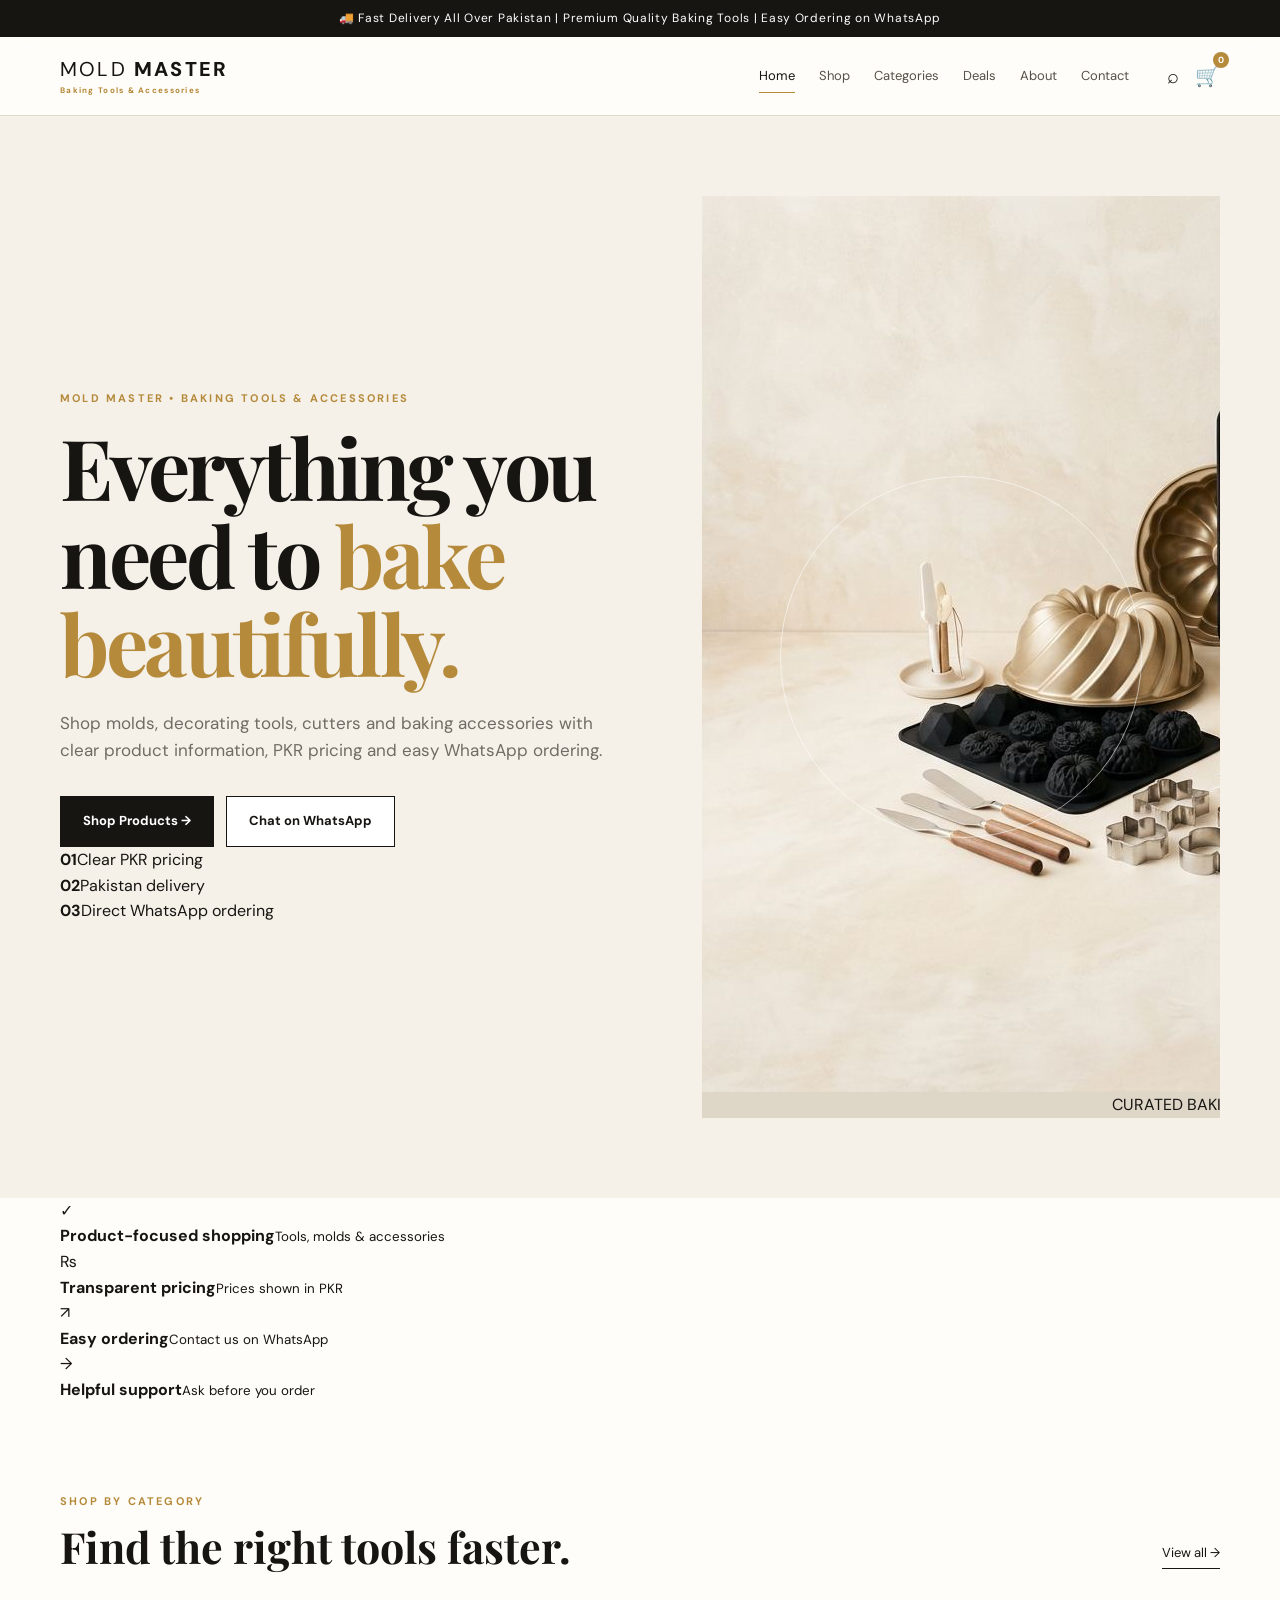
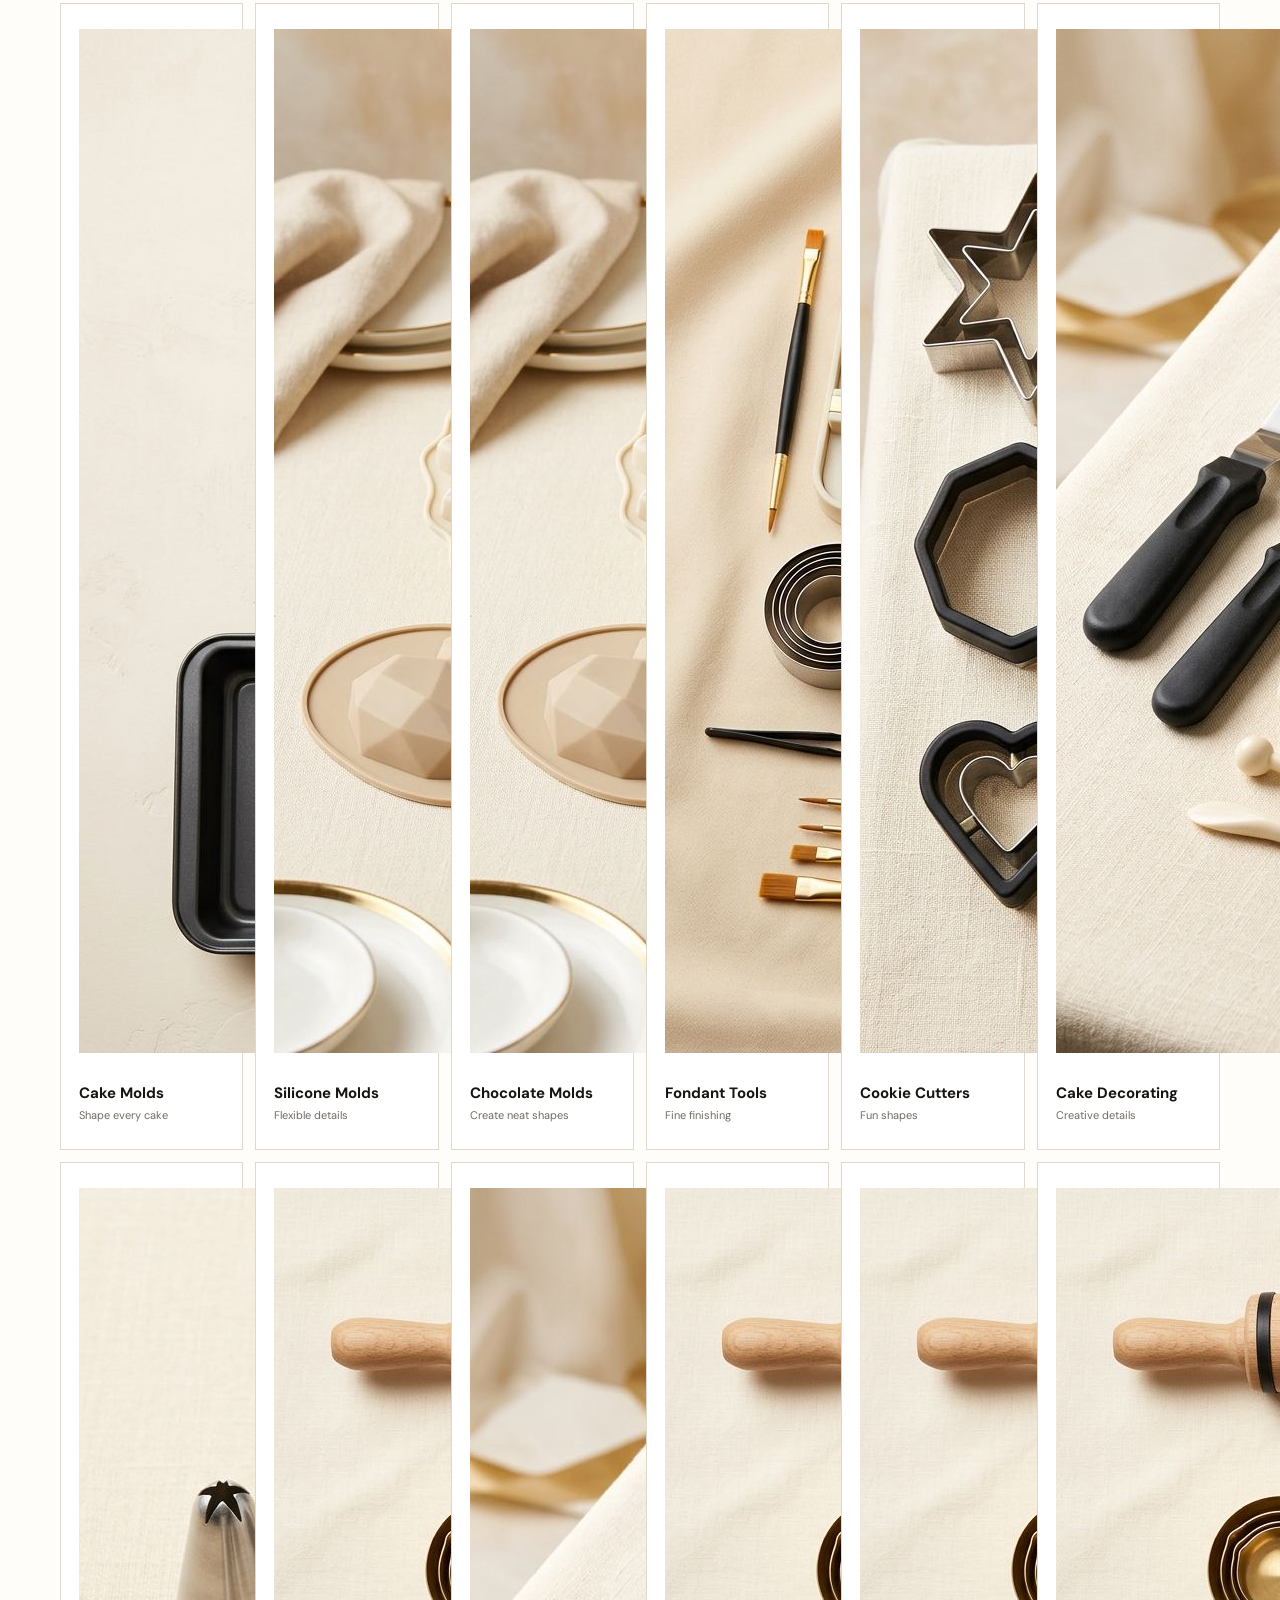
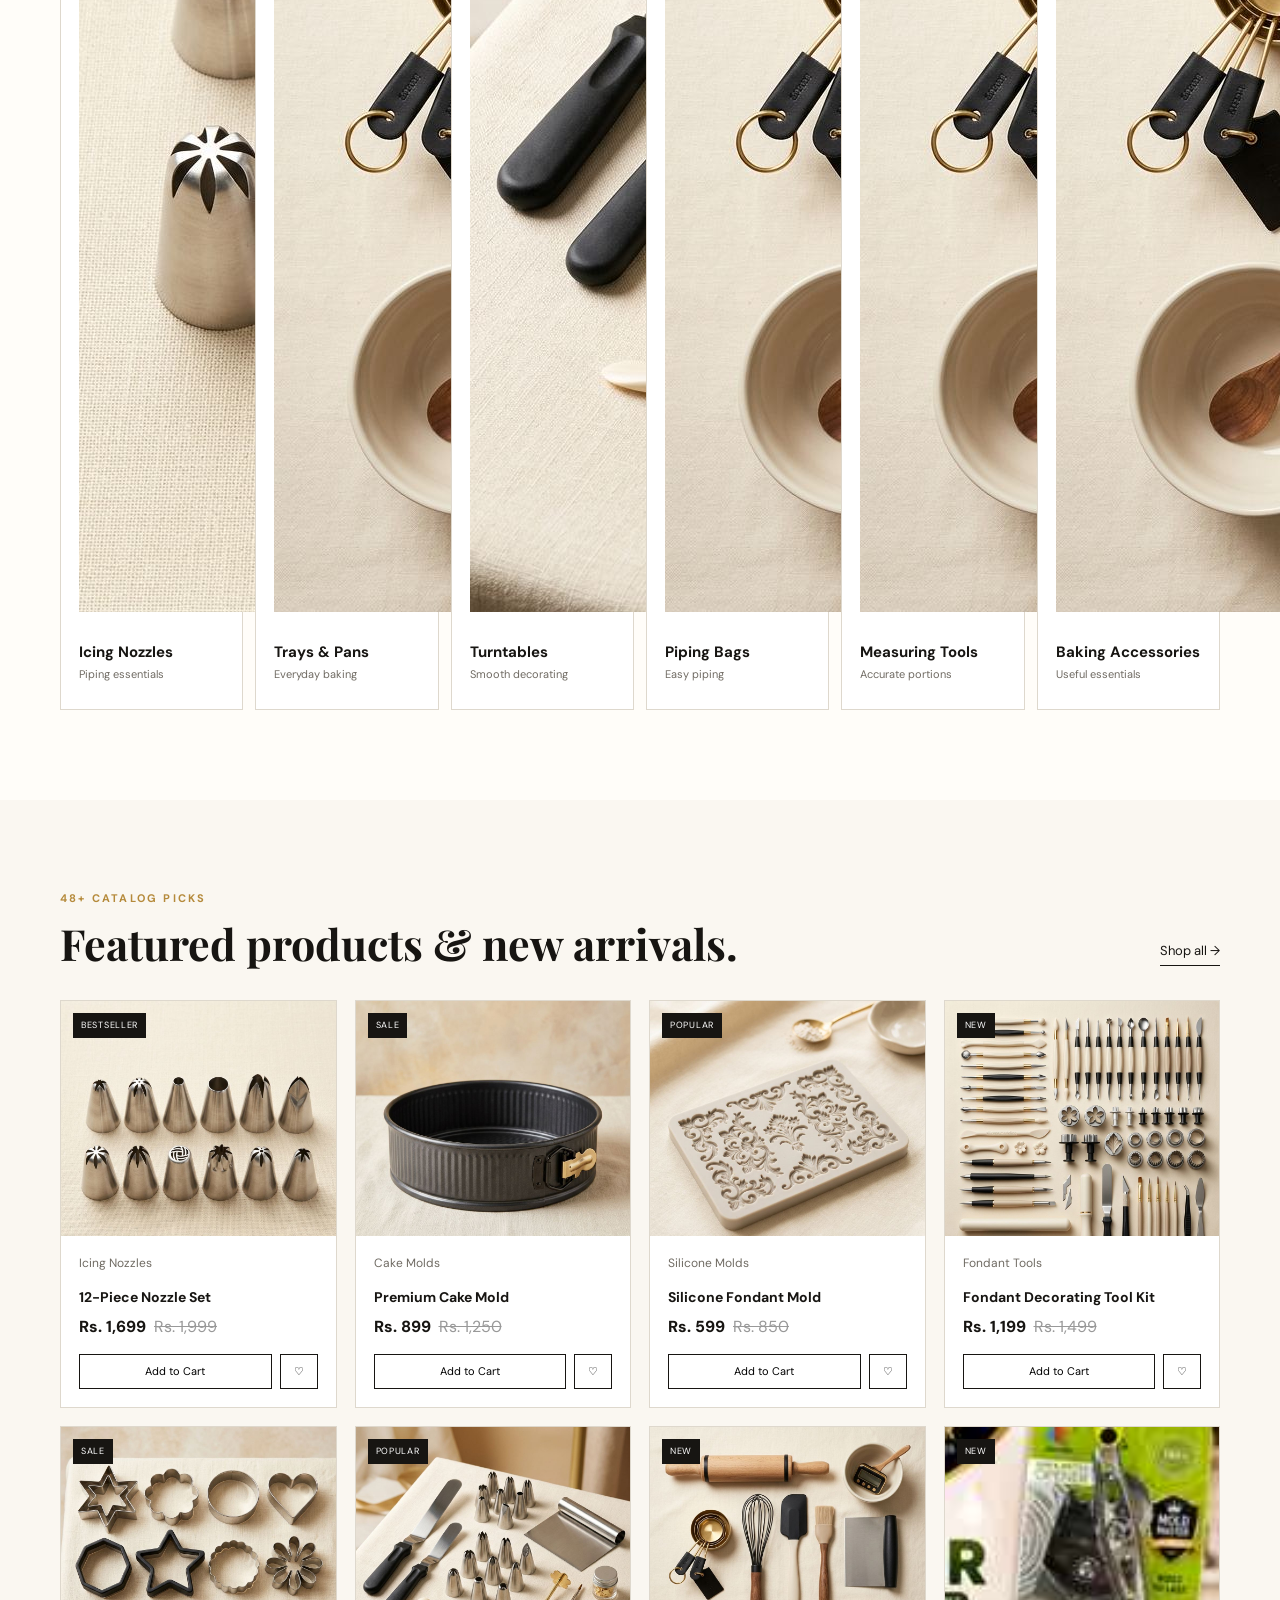
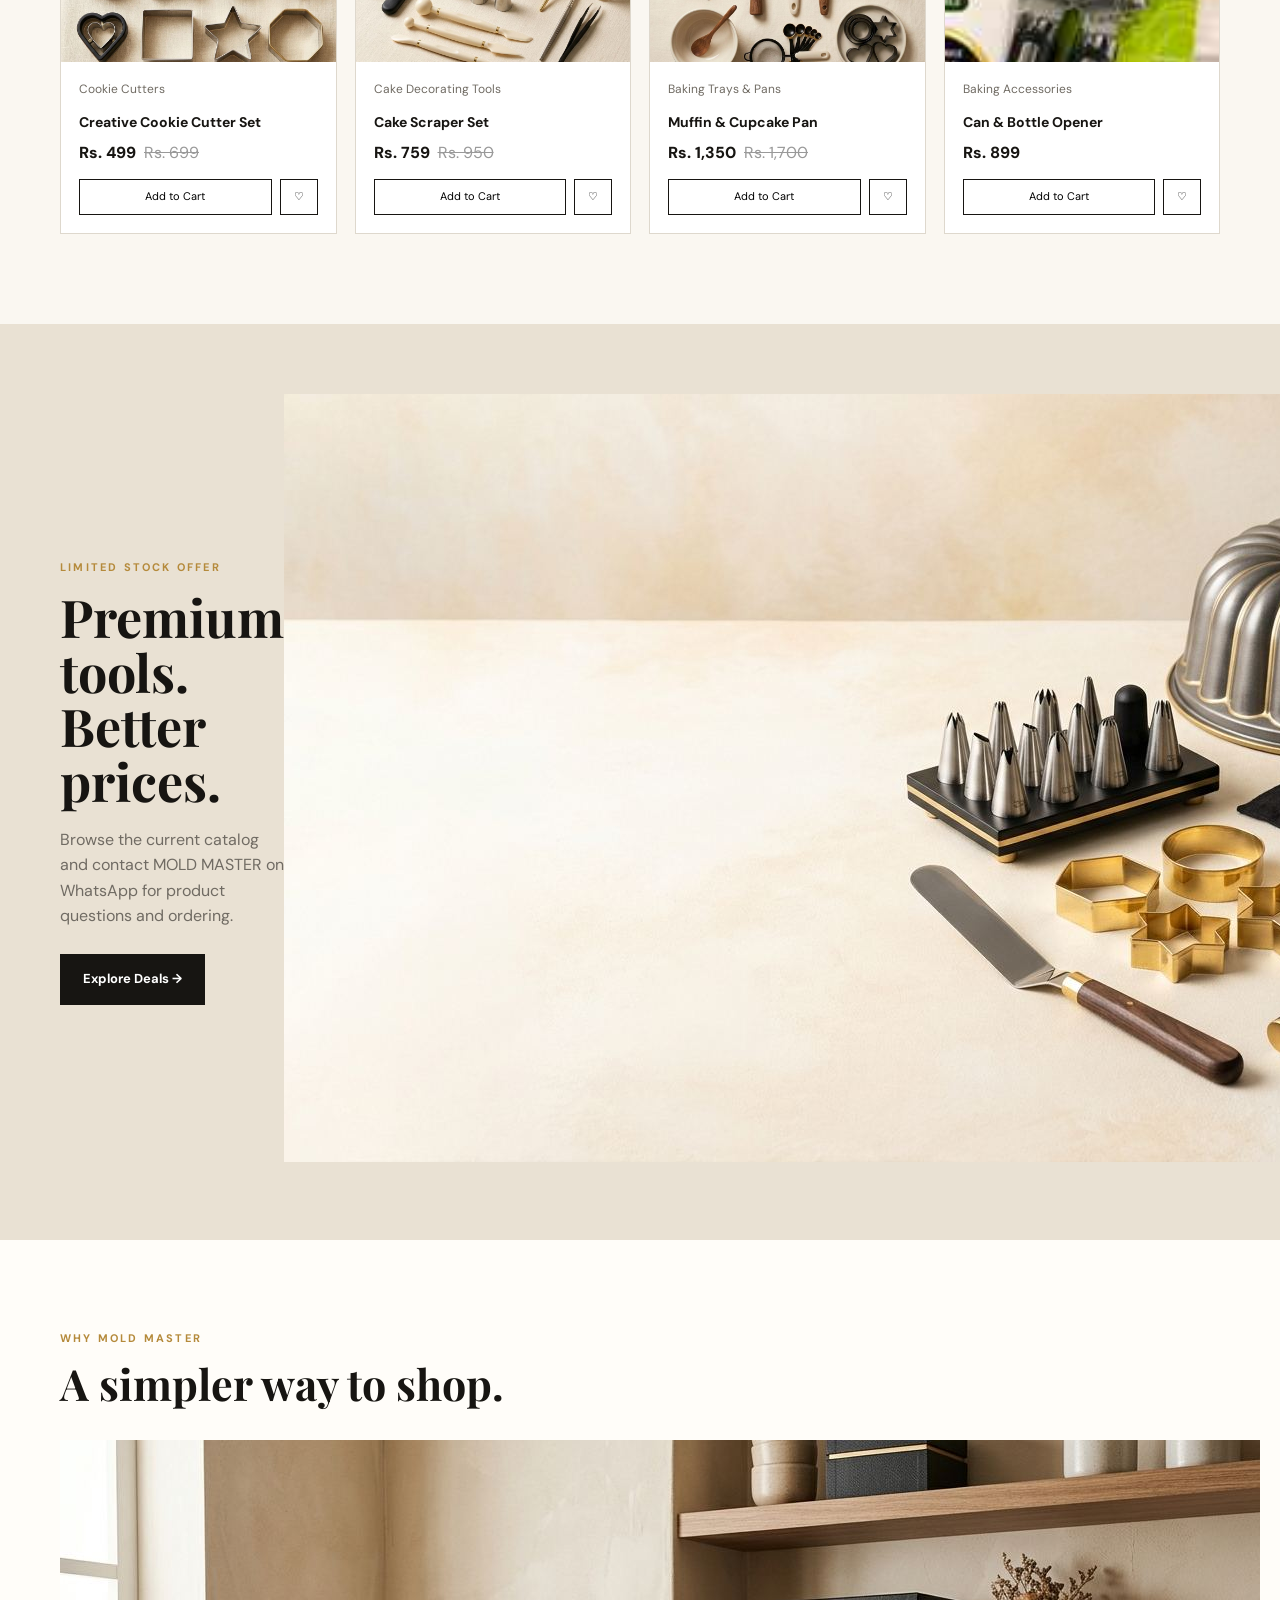
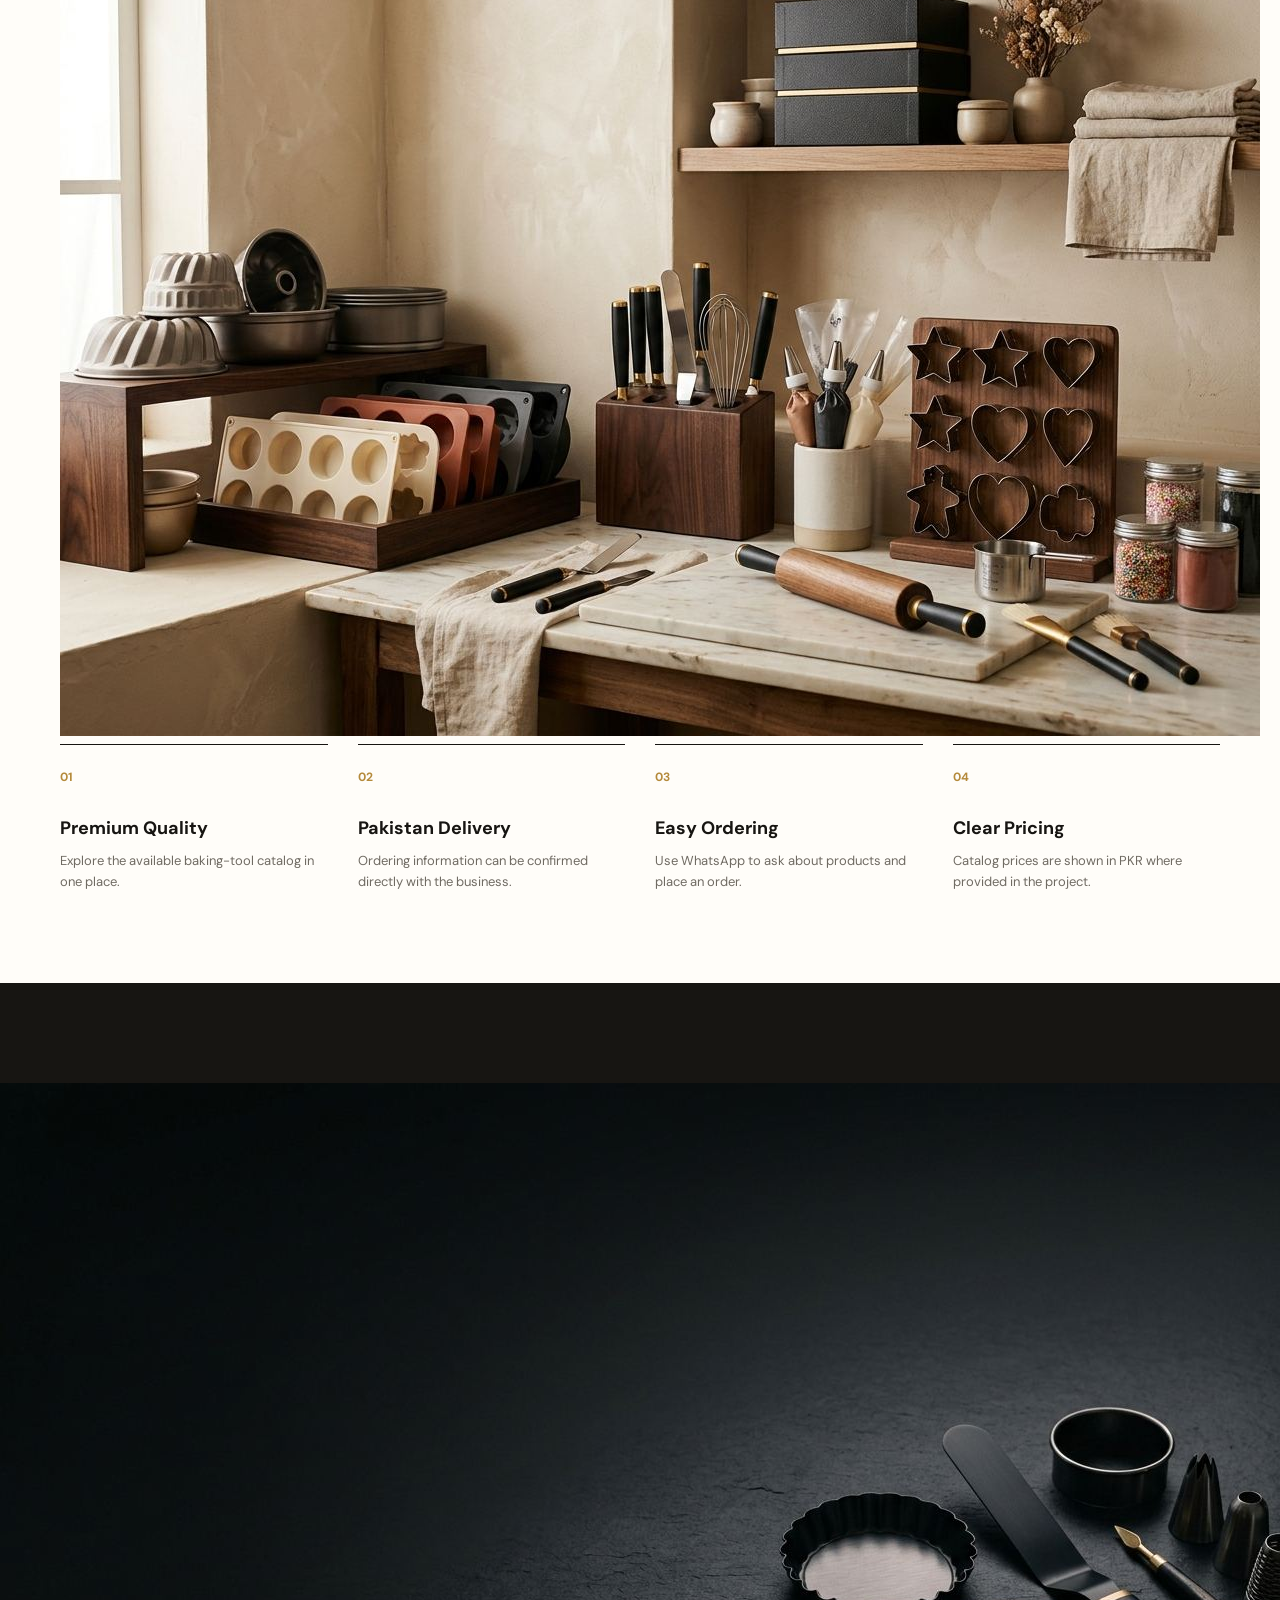
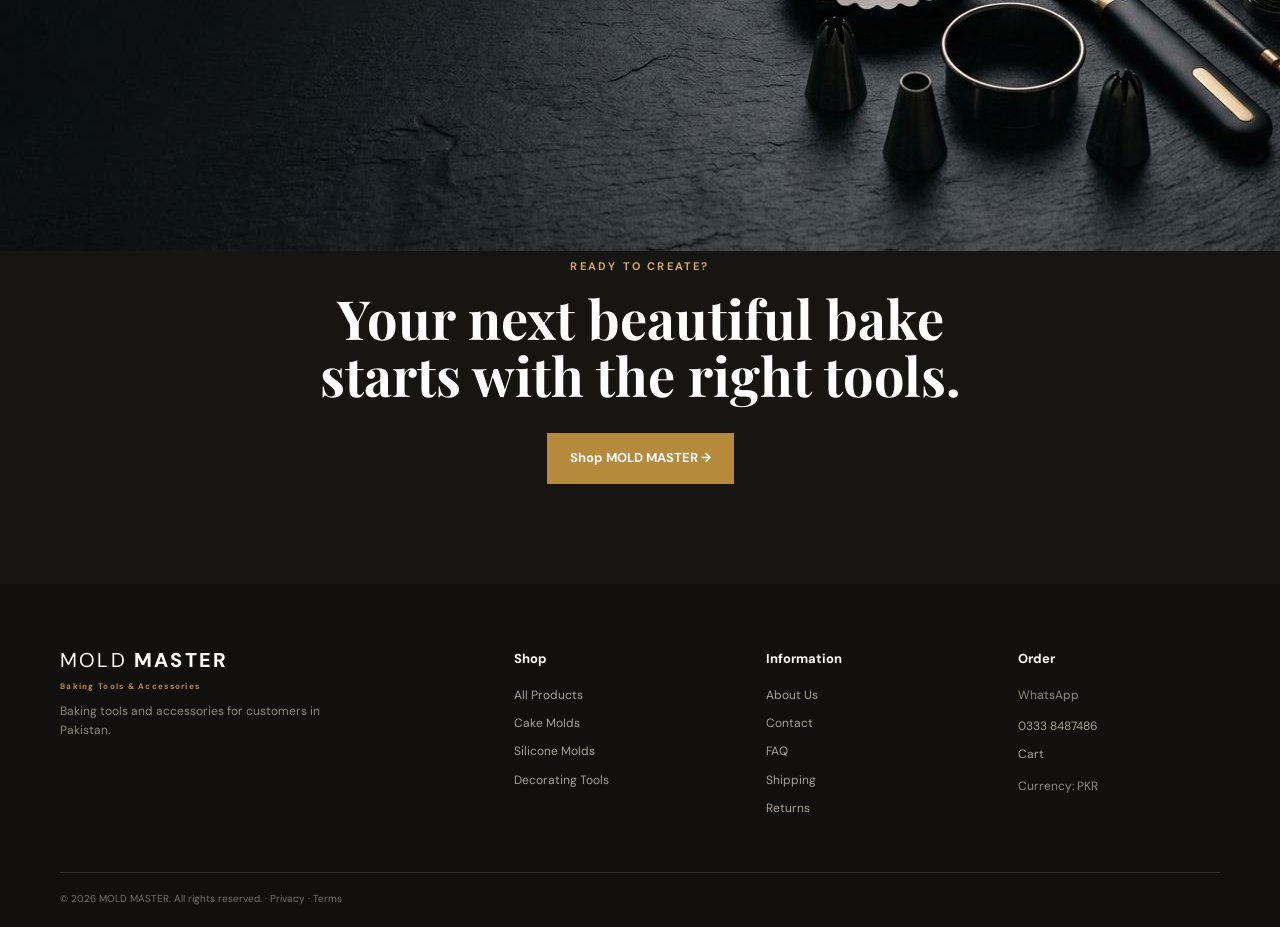
<file: index.html>
<!doctype html><html lang="en"><head><meta charset="utf-8"><meta name="viewport" content="width=device-width,initial-scale=1"><title>MOLD MASTER | Baking Tools & Accessories Pakistan</title><meta name="description" content="MOLD MASTER — baking tools, molds, decorating tools, cutters and accessories for customers in Pakistan."><link rel="preconnect" href="https://fonts.googleapis.com"><link rel="preconnect" href="https://fonts.gstatic.com" crossorigin><link href="https://fonts.googleapis.com/css2?family=DM+Sans:wght@400;500;600;700&family=Playfair+Display:wght@600;700&display=swap" rel="stylesheet"><link rel="stylesheet" href="assets/css/style.css"></head><body><div class="announcement">🚚 Fast Delivery All Over Pakistan | Premium Quality Baking Tools | Easy Ordering on WhatsApp</div><header class="header"><div class="container nav"><a class="logo" href="index.html"><span>MOLD</span> MASTER<small>Baking Tools & Accessories</small></a><button class="menu" aria-label="Open navigation">☰</button><nav><a class="active" href="index.html">Home</a><a href="shop.html">Shop</a><a href="#categories">Categories</a><a href="#deals">Deals</a><a href="about.html">About</a><a href="contact.html">Contact</a></nav><div class="nav-actions"><a href="shop.html" aria-label="Search">⌕</a><a href="cart.html" class="cart-link" aria-label="Cart">🛒 <b id="cartCount">0</b></a></div></div></header><main><section class="hero hero-premium">
  <div class="container">
    <div class="hero-grid">
      <div class="hero-content">
        <p class="eyebrow">MOLD MASTER • BAKING TOOLS & ACCESSORIES</p>
        <h1>Everything you need to <em>bake beautifully.</em></h1>
        <p class="hero-copy">Shop molds, decorating tools, cutters and baking accessories with clear product information, PKR pricing and easy WhatsApp ordering.</p>
        <div class="buttons">
          <a class="btn btn-dark" href="shop.html">Shop Products <span>→</span></a>
          <a class="btn btn-light" href="https://wa.me/923338748486?text=Assalam%20o%20Alaikum%20MOLD%20MASTER%2C%20I%20want%20to%20see%20your%20products." target="_blank" rel="noopener">Chat on WhatsApp</a>
        </div>
        <div class="hero-trust">
          <div><b>01</b><span>Clear PKR pricing</span></div>
          <div><b>02</b><span>Pakistan delivery</span></div>
          <div><b>03</b><span>Direct WhatsApp ordering</span></div>
        </div>
      </div>
      <div class="hero-card hero-media">
        <img src="assets/images/hero-baking-tools.jpg" alt="MOLD MASTER baking tools and accessories" loading="eager" onerror="this.style.display='none';this.parentElement.classList.add('image-missing')">
        <div class="hero-media-label"><span>CURATED BAKING TOOLS</span><b>Made for every creation.</b></div>
        <div class="hero-dots" aria-hidden="true"><i class="active"></i><i></i><i></i></div>
      </div>
    </div>
  </div>
</section>
<section class="trust-strip">
  <div class="container trust-grid">
    <article><span>✓</span><div><strong>Product-focused shopping</strong><small>Tools, molds & accessories</small></div></article>
    <article><span>₨</span><div><strong>Transparent pricing</strong><small>Prices shown in PKR</small></div></article>
    <article><span>↗</span><div><strong>Easy ordering</strong><small>Contact us on WhatsApp</small></div></article>
    <article><span>→</span><div><strong>Helpful support</strong><small>Ask before you order</small></div></article>
  </div>
</section><section id="categories" class="section"><div class="container"><div class="section-head"><div><p class="eyebrow">SHOP BY CATEGORY</p><h2>Find the right tools faster.</h2></div><a href="shop.html">View all →</a></div><div class="category-grid category-slider"><a class="category image-category category-slide" href="shop.html?category=Cake%20Molds"><img src="assets/images/category-cake-molds.jpg" alt="Cake Molds" loading="lazy"><div><h3>Cake Molds</h3><p>Shape every cake</p></div></a><a class="category image-category category-slide" href="shop.html?category=Silicone%20Molds"><img src="assets/images/category-silicone-molds.jpg" alt="Silicone Molds" loading="lazy"><div><h3>Silicone Molds</h3><p>Flexible details</p></div></a><a class="category image-category category-slide" href="shop.html?category=Chocolate%20%26%20Candy%20Molds"><img src="assets/images/category-silicone-molds.jpg" alt="Chocolate & Candy Molds" loading="lazy"><div><h3>Chocolate Molds</h3><p>Create neat shapes</p></div></a><a class="category image-category category-slide" href="shop.html?category=Fondant%20Tools"><img src="assets/images/category-fondant-tools.jpg" alt="Fondant Tools" loading="lazy"><div><h3>Fondant Tools</h3><p>Fine finishing</p></div></a><a class="category image-category category-slide" href="shop.html?category=Cookie%20Cutters"><img src="assets/images/category-cookie-cutters.jpg" alt="Cookie Cutters" loading="lazy"><div><h3>Cookie Cutters</h3><p>Fun shapes</p></div></a><a class="category image-category category-slide" href="shop.html?category=Cake%20Decorating%20Tools"><img src="assets/images/category-decorating-tools.jpg" alt="Cake Decorating Tools" loading="lazy"><div><h3>Cake Decorating</h3><p>Creative details</p></div></a><a class="category image-category category-slide" href="shop.html?category=Icing%20Nozzles"><img src="assets/images/product-12-piece-nozzle-set.jpg" alt="Icing Nozzles" loading="lazy"><div><h3>Icing Nozzles</h3><p>Piping essentials</p></div></a><a class="category image-category category-slide" href="shop.html?category=Baking%20Trays%20%26%20Pans"><img src="assets/images/category-baking-accessories.jpg" alt="Baking Trays & Pans" loading="lazy"><div><h3>Trays & Pans</h3><p>Everyday baking</p></div></a><a class="category image-category category-slide" href="shop.html?category=Cake%20Rotating%20Turntables"><img src="assets/images/category-decorating-tools.jpg" alt="Cake Rotating Turntables" loading="lazy"><div><h3>Turntables</h3><p>Smooth decorating</p></div></a><a class="category image-category category-slide" href="shop.html?category=Piping%20Bags"><img src="assets/images/category-baking-accessories.jpg" alt="Piping Bags" loading="lazy"><div><h3>Piping Bags</h3><p>Easy piping</p></div></a><a class="category image-category category-slide" href="shop.html?category=Measuring%20Tools"><img src="assets/images/category-baking-accessories.jpg" alt="Measuring Tools" loading="lazy"><div><h3>Measuring Tools</h3><p>Accurate portions</p></div></a><a class="category image-category category-slide" href="shop.html?category=Baking%20Accessories"><img src="assets/images/category-baking-accessories.jpg" alt="Baking Accessories" loading="lazy"><div><h3>Baking Accessories</h3><p>Useful essentials</p></div></a></div></div></section><section class="section products-section"><div class="container"><div class="section-head"><div><p class="eyebrow"><span id="catalogCount">48+</span> CATALOG PICKS</p><h2>Featured products & new arrivals.</h2></div><a href="shop.html">Shop all →</a></div><div id="featuredProducts" class="product-grid"></div></div></section><section id="deals" class="deal deal-image"><div class="container deal-inner"><div><p class="eyebrow">LIMITED STOCK OFFER</p><h2>Premium tools.<br>Better prices.</h2><p>Browse the current catalog and contact MOLD MASTER on WhatsApp for product questions and ordering.</p><a class="btn btn-dark" href="shop.html">Explore Deals →</a></div><div class="deal-visual"><img src="assets/images/limited-stock-tools.jpg" alt="MOLD MASTER baking tools limited stock collection" loading="lazy" onerror="this.style.display='none';this.parentElement.classList.add('image-missing')"></div></div></section><section class="section"><div class="container"><div class="section-head"><div><p class="eyebrow">WHY MOLD MASTER</p><h2>A simpler way to shop.</h2></div></div><div class="brand-panel"><img src="assets/images/brand-mold-master.jpg" alt="Organized MOLD MASTER baking workstation" loading="lazy" onerror="this.style.display='none';this.parentElement.classList.add('image-missing')"></div><div class="benefits"><article><b>01</b><h3>Premium Quality</h3><p>Explore the available baking-tool catalog in one place.</p></article><article><b>02</b><h3>Pakistan Delivery</h3><p>Ordering information can be confirmed directly with the business.</p></article><article><b>03</b><h3>Easy Ordering</h3><p>Use WhatsApp to ask about products and place an order.</p></article><article><b>04</b><h3>Clear Pricing</h3><p>Catalog prices are shown in PKR where provided in the project.</p></article></div></div></section><section class="cta cta-image"><div class="cta-backdrop"><img src="assets/images/cta-baking-tools.jpg" alt="" aria-hidden="true" loading="lazy" onerror="this.style.display='none';this.parentElement.classList.add('image-missing')"></div><div class="container"><p class="eyebrow">READY TO CREATE?</p><h2>Your next beautiful bake<br>starts with the right tools.</h2><a class="btn btn-gold" href="shop.html">Shop MOLD MASTER →</a></div></section></main><footer><div class="container footer-grid"><div><a class="logo logo-footer" href="index.html"><span>MOLD</span> MASTER<small>Baking Tools & Accessories</small></a><p>Baking tools and accessories for customers in Pakistan.</p></div><div><h4>Shop</h4><a href="shop.html">All Products</a><a href="shop.html?category=Cake%20Molds">Cake Molds</a><a href="shop.html?category=Silicone%20Molds">Silicone Molds</a><a href="shop.html?category=Decorating%20Tools">Decorating Tools</a></div><div><h4>Information</h4><a href="about.html">About Us</a><a href="contact.html">Contact</a><a href="faq.html">FAQ</a><a href="shipping.html">Shipping</a><a href="returns.html">Returns</a></div><div><h4>Order</h4><p>WhatsApp</p><a href="https://wa.me/923338748486" target="_blank" rel="noopener">0333 8487486</a><a href="cart.html">Cart</a><p>Currency: PKR</p></div></div><div class="container copyright">© 2026 MOLD MASTER. All rights reserved. · <a href="privacy.html">Privacy</a> · <a href="terms.html">Terms</a></div></footer><script src="assets/js/main.js"></script></body></html>
</file>
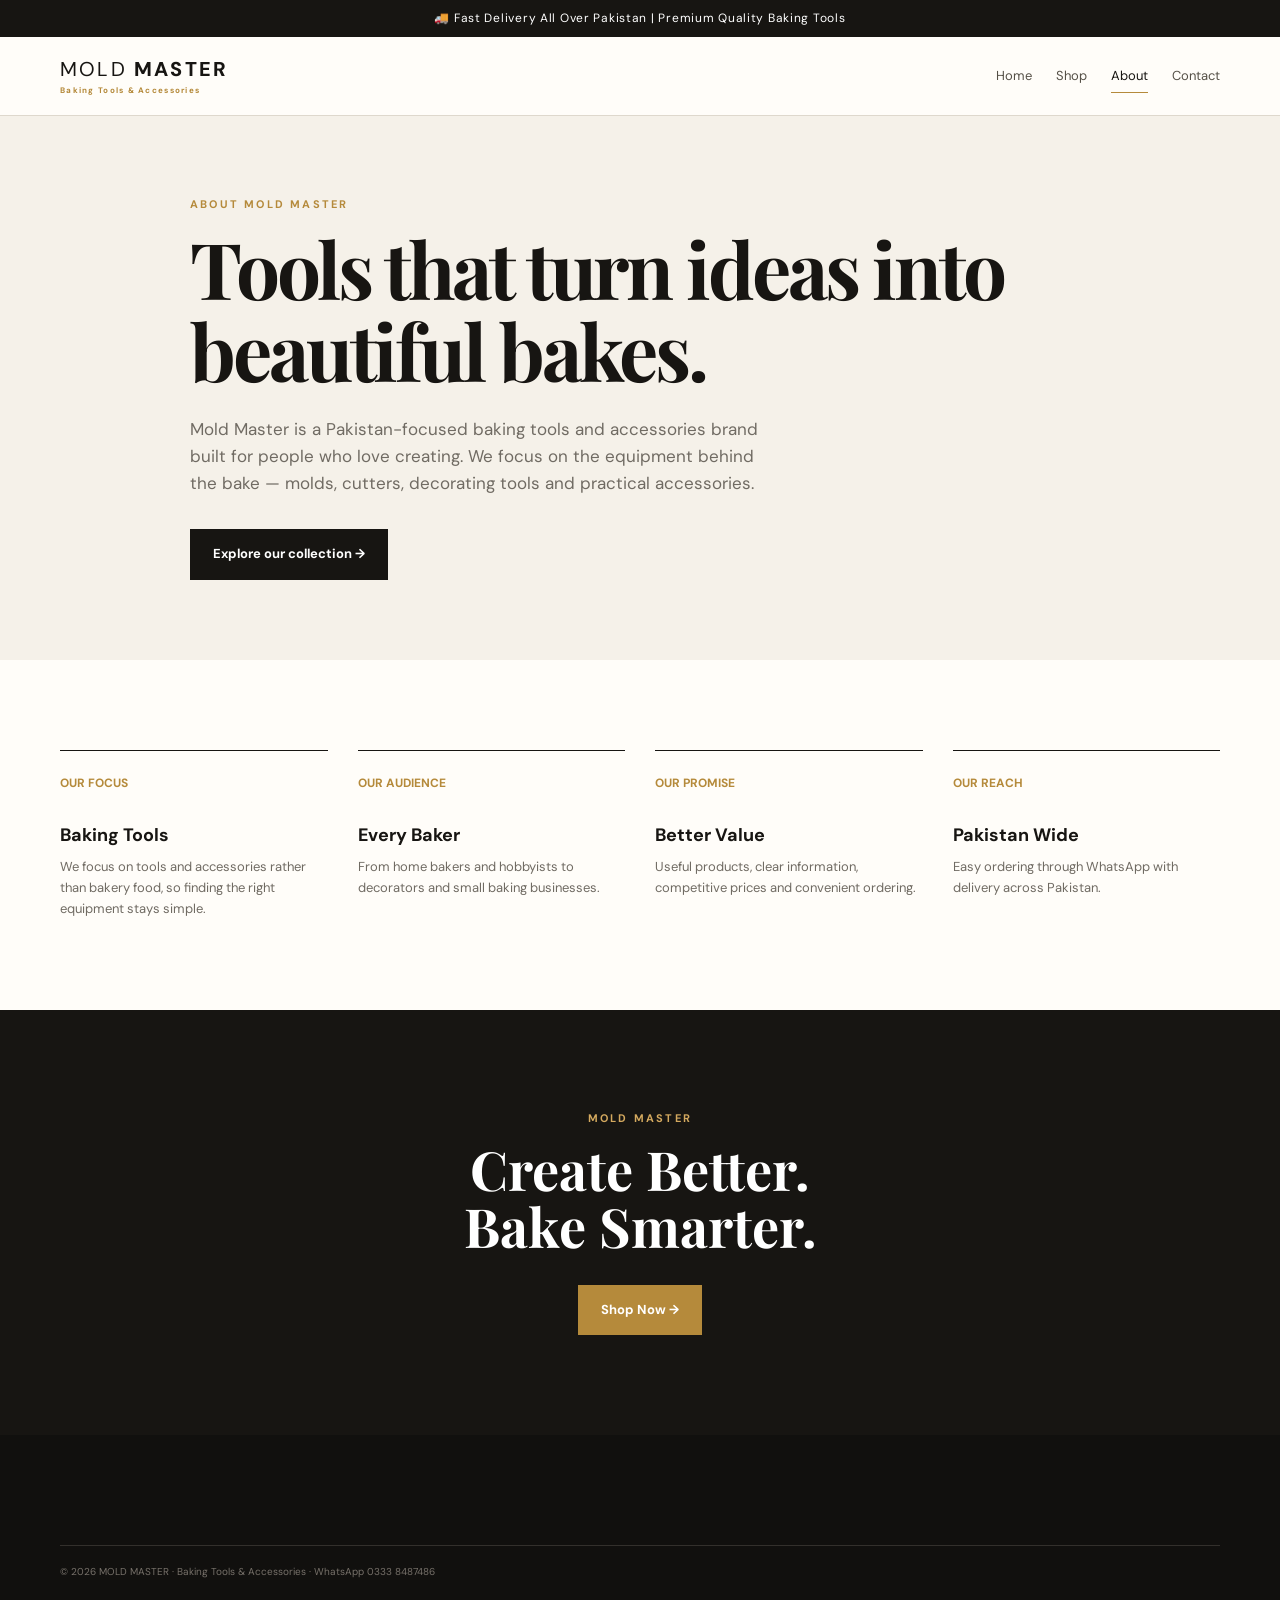
<file: about.html>
<!doctype html><html lang="en"><head><meta charset="utf-8"><meta name="viewport" content="width=device-width,initial-scale=1"><title>About | MOLD MASTER</title><link rel="preconnect" href="https://fonts.googleapis.com"><link href="https://fonts.googleapis.com/css2?family=DM+Sans:wght@400;500;600;700&family=Playfair+Display:wght@600;700&display=swap" rel="stylesheet"><link rel="stylesheet" href="assets/css/style.css"></head><body><div class="announcement">🚚 Fast Delivery All Over Pakistan | Premium Quality Baking Tools</div><header class="header"><div class="container nav"><a class="logo" href="index.html"><span>MOLD</span> MASTER<small>Baking Tools & Accessories</small></a><nav><a href="index.html">Home</a><a href="shop.html">Shop</a><a class="active" href="about.html">About</a><a href="contact.html">Contact</a></nav></div></header><main><section class="hero"><div class="container" style="max-width:900px"><p class="eyebrow">ABOUT MOLD MASTER</p><h1 style="font-family:'Playfair Display';font-size:clamp(48px,7vw,78px);margin:0">Tools that turn ideas into beautiful bakes.</h1><p class="hero-copy">Mold Master is a Pakistan-focused baking tools and accessories brand built for people who love creating. We focus on the equipment behind the bake — molds, cutters, decorating tools and practical accessories.</p><a class="btn btn-dark" href="shop.html">Explore our collection →</a></div></section><section class="section"><div class="container benefits"><article><b>OUR FOCUS</b><h3>Baking Tools</h3><p>We focus on tools and accessories rather than bakery food, so finding the right equipment stays simple.</p></article><article><b>OUR AUDIENCE</b><h3>Every Baker</h3><p>From home bakers and hobbyists to decorators and small baking businesses.</p></article><article><b>OUR PROMISE</b><h3>Better Value</h3><p>Useful products, clear information, competitive prices and convenient ordering.</p></article><article><b>OUR REACH</b><h3>Pakistan Wide</h3><p>Easy ordering through WhatsApp with delivery across Pakistan.</p></article></div></section><section class="cta"><div class="container"><p class="eyebrow">MOLD MASTER</p><h2>Create Better.<br>Bake Smarter.</h2><a class="btn btn-gold" href="shop.html">Shop Now →</a></div></section></main><footer><div class="container copyright">© 2026 MOLD MASTER · Baking Tools & Accessories · WhatsApp 0333 8487486</div></footer></body></html>
</file>
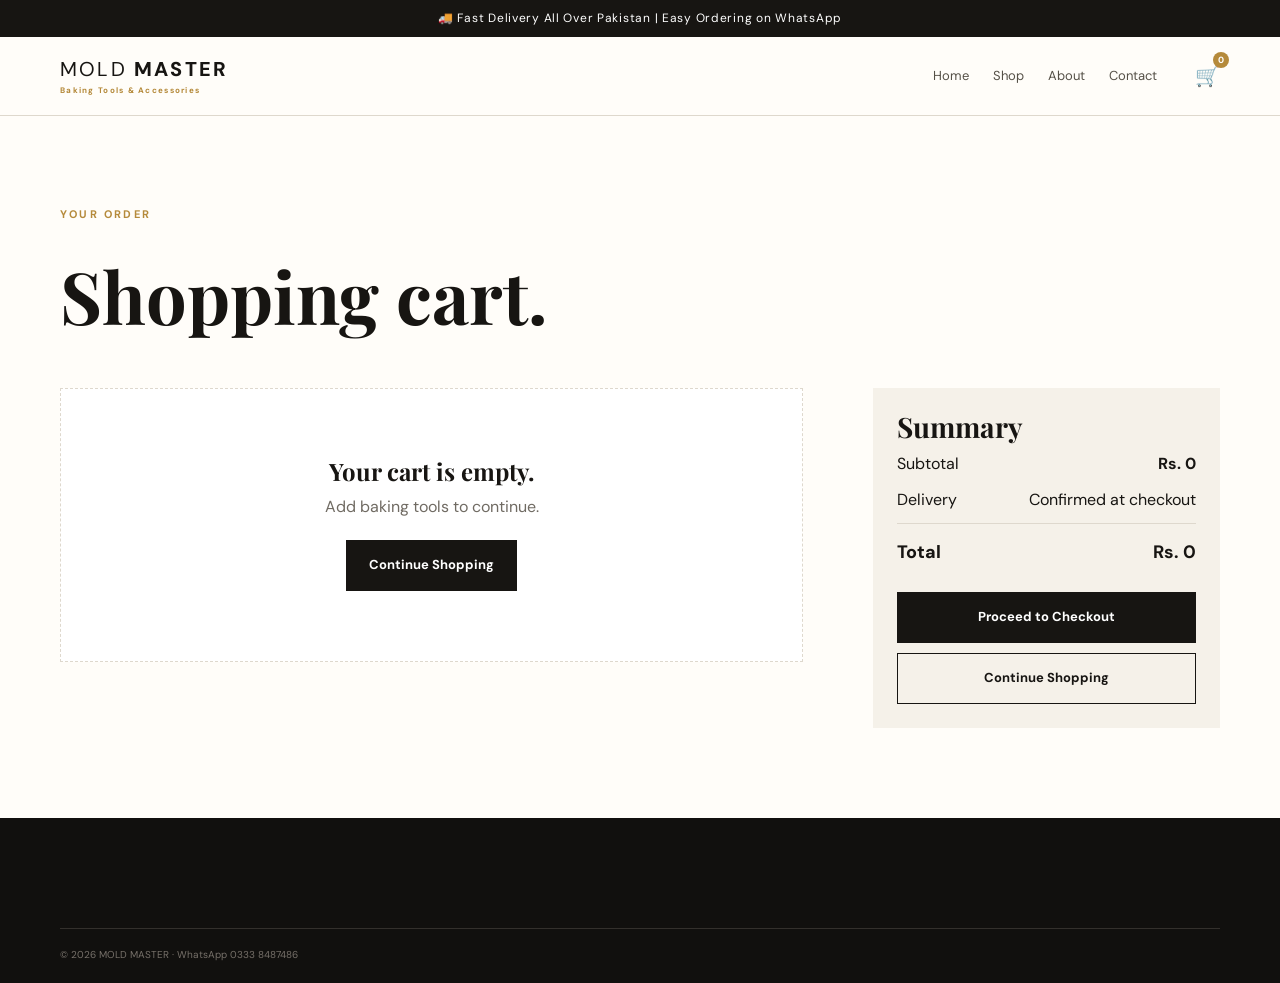
<file: cart.html>
<!doctype html><html lang="en"><head><meta charset="utf-8"><meta name="viewport" content="width=device-width,initial-scale=1"><title>Cart | MOLD MASTER</title><meta name="description" content="Review your MOLD MASTER baking tools cart."><link rel="preconnect" href="https://fonts.googleapis.com"><link rel="preconnect" href="https://fonts.gstatic.com" crossorigin><link href="https://fonts.googleapis.com/css2?family=DM+Sans:wght@400;500;600;700&family=Playfair+Display:wght@600;700&display=swap" rel="stylesheet"><link rel="stylesheet" href="assets/css/style.css"></head><body><div class="announcement">🚚 Fast Delivery All Over Pakistan | Easy Ordering on WhatsApp</div><header class="header"><div class="container nav"><a class="logo" href="index.html"><span>MOLD</span> MASTER<small>Baking Tools & Accessories</small></a><button class="menu" aria-label="Open navigation">☰</button><nav><a href="index.html">Home</a><a href="shop.html">Shop</a><a href="about.html">About</a><a href="contact.html">Contact</a></nav><div class="nav-actions"><a href="cart.html" class="cart-link">🛒 <b id="cartCount">0</b></a></div></div></header><main><section class="section"><div class="container"><p class="eyebrow">YOUR ORDER</p><h1 style="font-family:'Playfair Display';font-size:clamp(44px,7vw,72px);margin:0 0 35px">Shopping cart.</h1><div class="hero-grid" style="grid-template-columns:1.5fr .7fr;align-items:start"><div id="cartItems"></div><aside class="summary"><h2 style="font-size:28px">Summary</h2><div class="summary-row"><span>Subtotal</span><strong id="cartSubtotal">Rs. 0</strong></div><div class="summary-row"><span>Delivery</span><span>Confirmed at checkout</span></div><div class="summary-row summary-total"><span>Total</span><strong id="cartTotal">Rs. 0</strong></div><a class="btn btn-dark" style="width:100%;text-align:center;margin-top:16px" href="checkout.html">Proceed to Checkout</a><a class="btn" style="width:100%;text-align:center;margin-top:10px" href="shop.html">Continue Shopping</a></aside></div></div></section></main><footer><div class="container copyright">© 2026 MOLD MASTER · WhatsApp 0333 8487486</div></footer><script src="assets/js/main.js"></script></body></html>
</file>
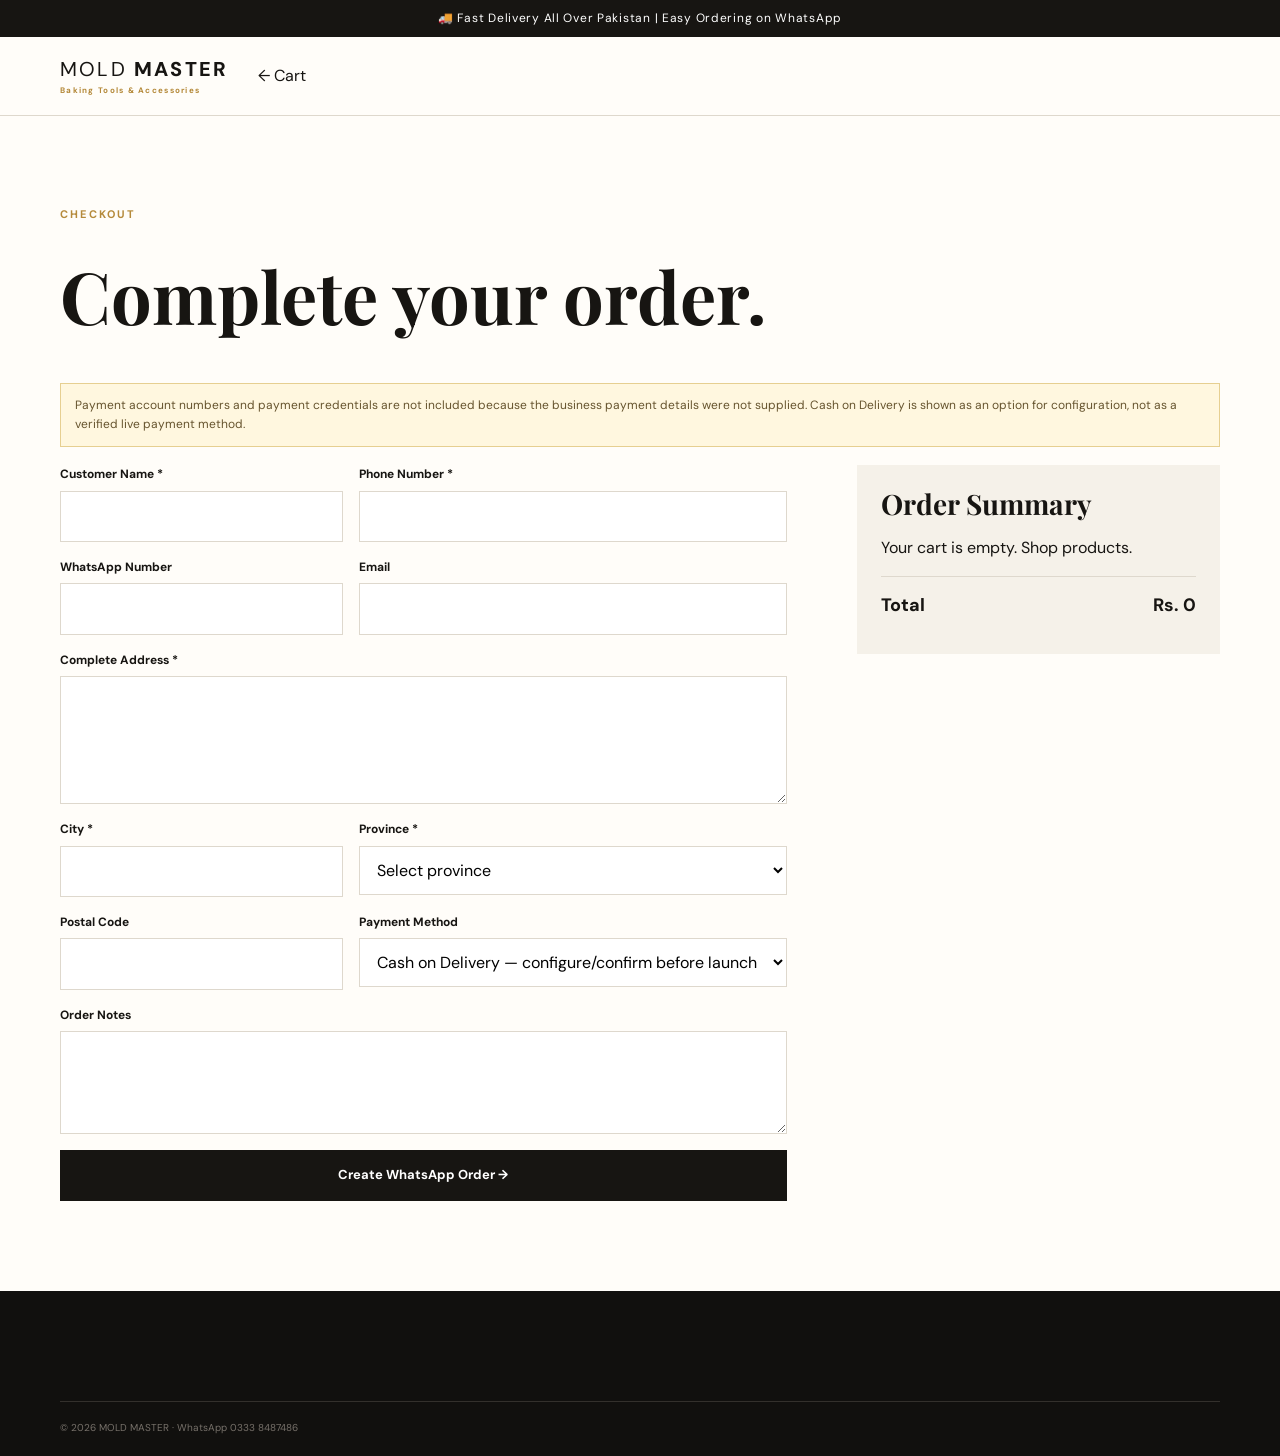
<file: checkout.html>
<!doctype html><html lang="en"><head><meta charset="utf-8"><meta name="viewport" content="width=device-width,initial-scale=1"><title>Checkout | MOLD MASTER</title><meta name="description" content="Checkout for MOLD MASTER baking tools and accessories."><link rel="preconnect" href="https://fonts.googleapis.com"><link rel="preconnect" href="https://fonts.gstatic.com" crossorigin><link href="https://fonts.googleapis.com/css2?family=DM+Sans:wght@400;500;600;700&family=Playfair+Display:wght@600;700&display=swap" rel="stylesheet"><link rel="stylesheet" href="assets/css/style.css"></head><body><div class="announcement">🚚 Fast Delivery All Over Pakistan | Easy Ordering on WhatsApp</div><header class="header"><div class="container nav"><a class="logo" href="index.html"><span>MOLD</span> MASTER<small>Baking Tools & Accessories</small></a><a href="cart.html">← Cart</a></div></header><main><section class="section"><div class="container"><p class="eyebrow">CHECKOUT</p><h1 style="font-family:'Playfair Display';font-size:clamp(44px,7vw,72px);margin:0 0 30px">Complete your order.</h1><div class="notice">Payment account numbers and payment credentials are not included because the business payment details were not supplied. Cash on Delivery is shown as an option for configuration, not as a verified live payment method.</div><form id="checkoutForm" class="hero-grid" style="grid-template-columns:1.4fr .7fr;align-items:start"><div class="form-grid"><div class="field"><label for="name">Customer Name *</label><input id="name" name="name" required></div><div class="field"><label for="phone">Phone Number *</label><input id="phone" name="phone" type="tel" required></div><div class="field"><label for="whatsapp">WhatsApp Number</label><input id="whatsapp" name="whatsapp" type="tel"></div><div class="field"><label for="email">Email</label><input id="email" name="email" type="email"></div><div class="field full"><label for="address">Complete Address *</label><textarea id="address" name="address" rows="4" required></textarea></div><div class="field"><label for="city">City *</label><input id="city" name="city" required></div><div class="field"><label for="province">Province *</label><select id="province" name="province" required><option value="">Select province</option><option>Punjab</option><option>Sindh</option><option>Khyber Pakhtunkhwa</option><option>Balochistan</option><option>Islamabad Capital Territory</option><option>Gilgit-Baltistan</option><option>Azad Jammu & Kashmir</option></select></div><div class="field"><label for="postal">Postal Code</label><input id="postal" name="postal"></div><div class="field"><label for="payment">Payment Method</label><select id="payment"><option>Cash on Delivery — configure/confirm before launch</option><option>WhatsApp Order — confirm payment with business</option></select></div><div class="field full"><label for="notes">Order Notes</label><textarea id="notes" rows="3"></textarea></div><div class="field full"><button class="btn btn-dark" type="submit">Create WhatsApp Order →</button></div></div><aside class="summary"><h2 style="font-size:28px">Order Summary</h2><div id="checkoutSummary"></div><div class="summary-row summary-total"><span>Total</span><strong id="checkoutTotal">Rs. 0</strong></div></aside></form></div></section></main><footer><div class="container copyright">© 2026 MOLD MASTER · WhatsApp 0333 8487486</div></footer><script src="assets/js/main.js"></script><script>const cart=getCart();const summary=document.getElementById('checkoutSummary');if(!cart.length){summary.innerHTML='<p>Your cart is empty. <a href="shop.html">Shop products</a>.</p>';document.querySelector('form').querySelector('button').disabled=true}else{summary.innerHTML=cart.map(x=>`<div class="summary-row"><span>${escapeHtml(x.name)} × ${x.qty}</span><strong>${money(x.price*x.qty)}</strong></div>`).join('');document.getElementById('checkoutTotal').textContent=money(cartSubtotal())}document.getElementById('checkoutForm').addEventListener('submit',e=>{e.preventDefault();if(!getCart().length)return;const f=new FormData(e.target);const lines=getCart().map(x=>`${x.name} × ${x.qty} — ${money(x.price*x.qty)}`).join('\n');const msg=`Assalam o Alaikum MOLD MASTER, I want to place an order.\n\n${lines}\n\nTotal: ${money(cartSubtotal())}\nCustomer: ${f.get('name')}\nPhone: ${f.get('phone')}\nWhatsApp: ${f.get('whatsapp')||'Same as phone'}\nAddress: ${f.get('address')}\nCity: ${f.get('city')}\nProvince: ${f.get('province')}\nPostal Code: ${f.get('postal')||'N/A'}\nNotes: ${f.get('notes')||'None'}`;location.href=whatsappUrl(msg)});</script></body></html>
</file>
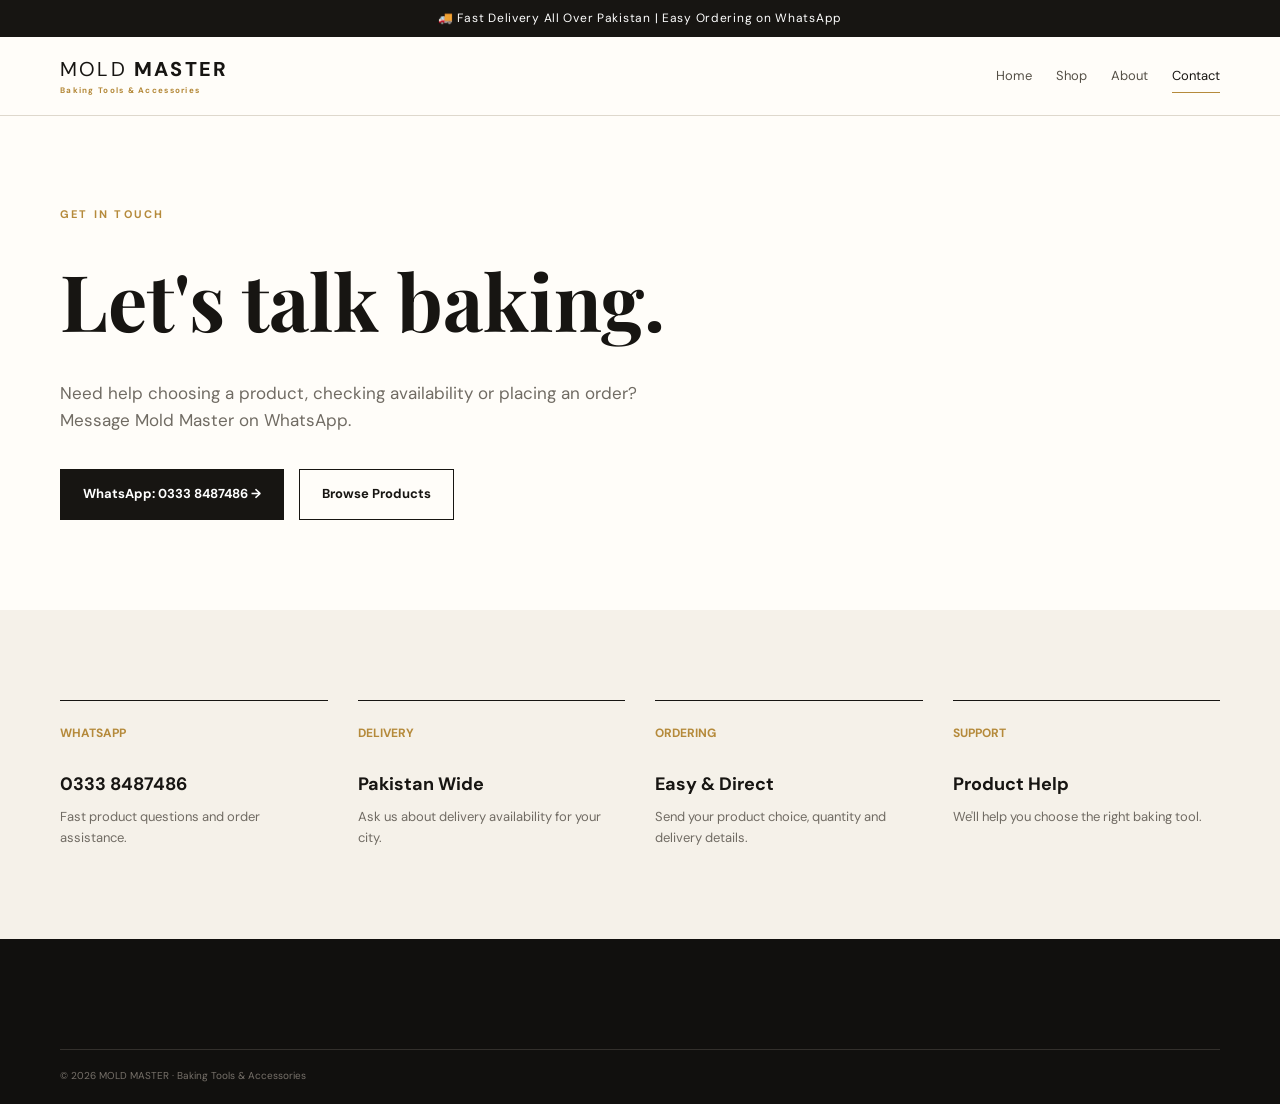
<file: contact.html>
<!doctype html><html lang="en"><head><meta charset="utf-8"><meta name="viewport" content="width=device-width,initial-scale=1"><title>Contact | MOLD MASTER</title><link rel="preconnect" href="https://fonts.googleapis.com"><link href="https://fonts.googleapis.com/css2?family=DM+Sans:wght@400;500;600;700&family=Playfair+Display:wght@600;700&display=swap" rel="stylesheet"><link rel="stylesheet" href="assets/css/style.css"></head><body><div class="announcement">🚚 Fast Delivery All Over Pakistan | Easy Ordering on WhatsApp</div><header class="header"><div class="container nav"><a class="logo" href="index.html"><span>MOLD</span> MASTER<small>Baking Tools & Accessories</small></a><nav><a href="index.html">Home</a><a href="shop.html">Shop</a><a href="about.html">About</a><a class="active" href="contact.html">Contact</a></nav></div></header><main><section class="section"><div class="container"><p class="eyebrow">GET IN TOUCH</p><h1 style="font-family:'Playfair Display';font-size:clamp(48px,7vw,78px);margin:0">Let's talk baking.</h1><p style="color:var(--muted);max-width:600px;font-size:17px">Need help choosing a product, checking availability or placing an order? Message Mold Master on WhatsApp.</p><div style="margin-top:35px;display:flex;gap:15px;flex-wrap:wrap"><a class="btn btn-dark" href="https://wa.me/923338748486?text=Hello%20Mold%20Master%2C%20I%20need%20help%20with%20a%20product." target="_blank" rel="noopener">WhatsApp: 0333 8487486 →</a><a class="btn" href="shop.html">Browse Products</a></div></div></section><section class="section" style="background:var(--cream)"><div class="container benefits"><article><b>WHATSAPP</b><h3>0333 8487486</h3><p>Fast product questions and order assistance.</p></article><article><b>DELIVERY</b><h3>Pakistan Wide</h3><p>Ask us about delivery availability for your city.</p></article><article><b>ORDERING</b><h3>Easy & Direct</h3><p>Send your product choice, quantity and delivery details.</p></article><article><b>SUPPORT</b><h3>Product Help</h3><p>We'll help you choose the right baking tool.</p></article></div></section></main><footer><div class="container copyright">© 2026 MOLD MASTER · Baking Tools & Accessories</div></footer></body></html>
</file>
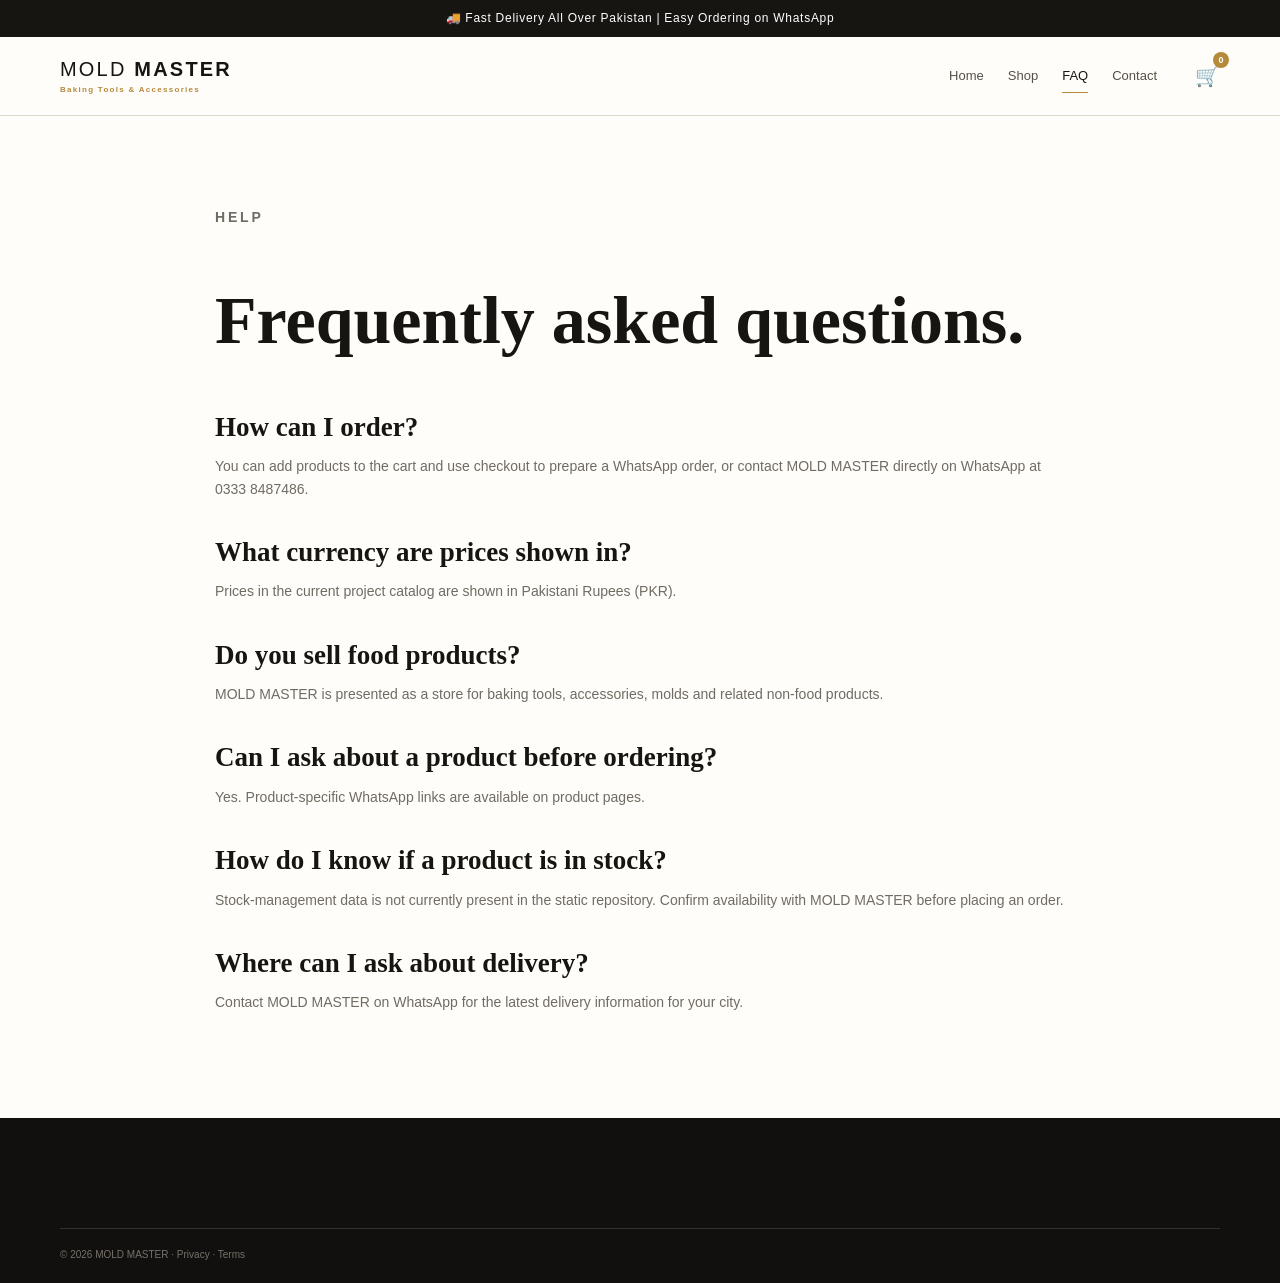
<file: faq.html>
<!doctype html><html lang="en"><head><meta charset="utf-8"><meta name="viewport" content="width=device-width,initial-scale=1"><title>FAQ | MOLD MASTER</title><meta name="description" content="Frequently asked questions about MOLD MASTER baking tools and ordering."><link rel="stylesheet" href="assets/css/style.css"></head><body><div class="announcement">🚚 Fast Delivery All Over Pakistan | Easy Ordering on WhatsApp</div><header class="header"><div class="container nav"><a class="logo" href="index.html"><span>MOLD</span> MASTER<small>Baking Tools & Accessories</small></a><button class="menu">☰</button><nav><a href="index.html">Home</a><a href="shop.html">Shop</a><a class="active" href="faq.html">FAQ</a><a href="contact.html">Contact</a></nav><div class="nav-actions"><a href="cart.html" class="cart-link">🛒 <b id="cartCount">0</b></a></div></div></header><main><section class="section"><div class="container policy"><p class="eyebrow">HELP</p><h1>Frequently asked questions.</h1><h2>How can I order?</h2><p>You can add products to the cart and use checkout to prepare a WhatsApp order, or contact MOLD MASTER directly on WhatsApp at 0333 8487486.</p><h2>What currency are prices shown in?</h2><p>Prices in the current project catalog are shown in Pakistani Rupees (PKR).</p><h2>Do you sell food products?</h2><p>MOLD MASTER is presented as a store for baking tools, accessories, molds and related non-food products.</p><h2>Can I ask about a product before ordering?</h2><p>Yes. Product-specific WhatsApp links are available on product pages.</p><h2>How do I know if a product is in stock?</h2><p>Stock-management data is not currently present in the static repository. Confirm availability with MOLD MASTER before placing an order.</p><h2>Where can I ask about delivery?</h2><p>Contact MOLD MASTER on WhatsApp for the latest delivery information for your city.</p></div></section></main><footer><div class="container copyright">© 2026 MOLD MASTER · <a href="privacy.html">Privacy</a> · <a href="terms.html">Terms</a></div></footer><script src="assets/js/main.js"></script></body></html>
</file>
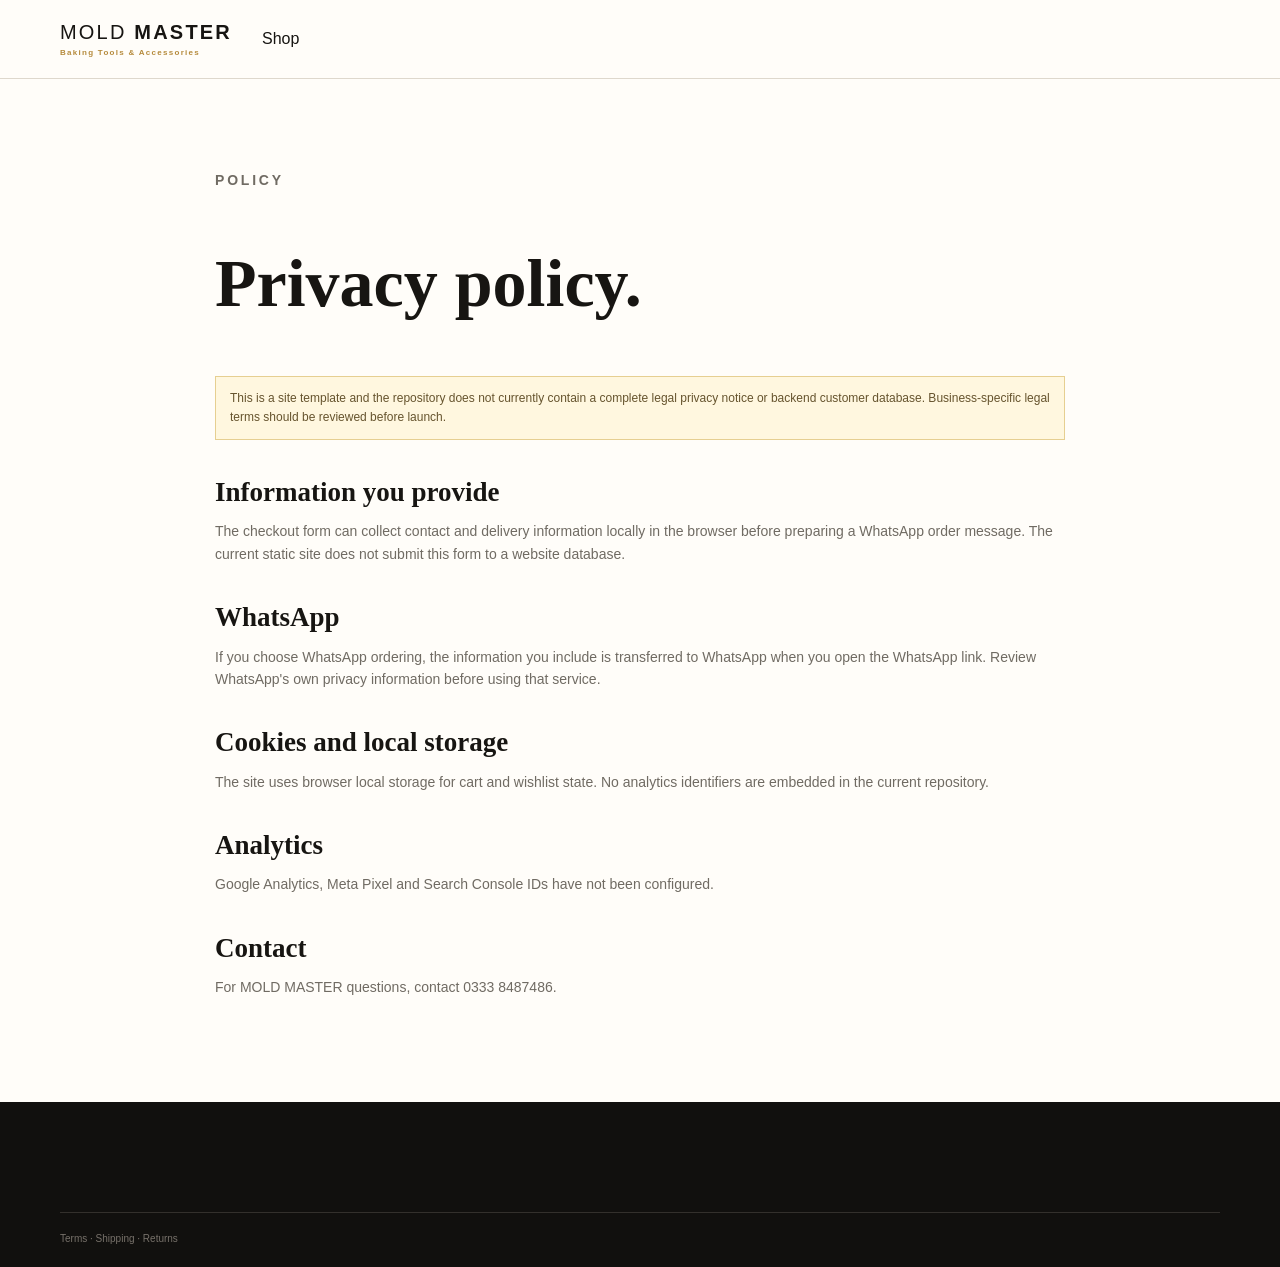
<file: privacy.html>
<!doctype html><html lang="en"><head><meta charset="utf-8"><meta name="viewport" content="width=device-width,initial-scale=1"><title>Privacy Policy | MOLD MASTER</title><link rel="stylesheet" href="assets/css/style.css"></head><body><header class="header"><div class="container nav"><a class="logo" href="index.html"><span>MOLD</span> MASTER<small>Baking Tools & Accessories</small></a><a href="shop.html">Shop</a></div></header><main><section class="section"><div class="container policy"><p class="eyebrow">POLICY</p><h1>Privacy policy.</h1><div class="notice">This is a site template and the repository does not currently contain a complete legal privacy notice or backend customer database. Business-specific legal terms should be reviewed before launch.</div><h2>Information you provide</h2><p>The checkout form can collect contact and delivery information locally in the browser before preparing a WhatsApp order message. The current static site does not submit this form to a website database.</p><h2>WhatsApp</h2><p>If you choose WhatsApp ordering, the information you include is transferred to WhatsApp when you open the WhatsApp link. Review WhatsApp's own privacy information before using that service.</p><h2>Cookies and local storage</h2><p>The site uses browser local storage for cart and wishlist state. No analytics identifiers are embedded in the current repository.</p><h2>Analytics</h2><p>Google Analytics, Meta Pixel and Search Console IDs have not been configured.</p><h2>Contact</h2><p>For MOLD MASTER questions, contact 0333 8487486.</p></div></section></main><footer><div class="container copyright"><a href="terms.html">Terms</a> · <a href="shipping.html">Shipping</a> · <a href="returns.html">Returns</a></div></footer></body></html>
</file>
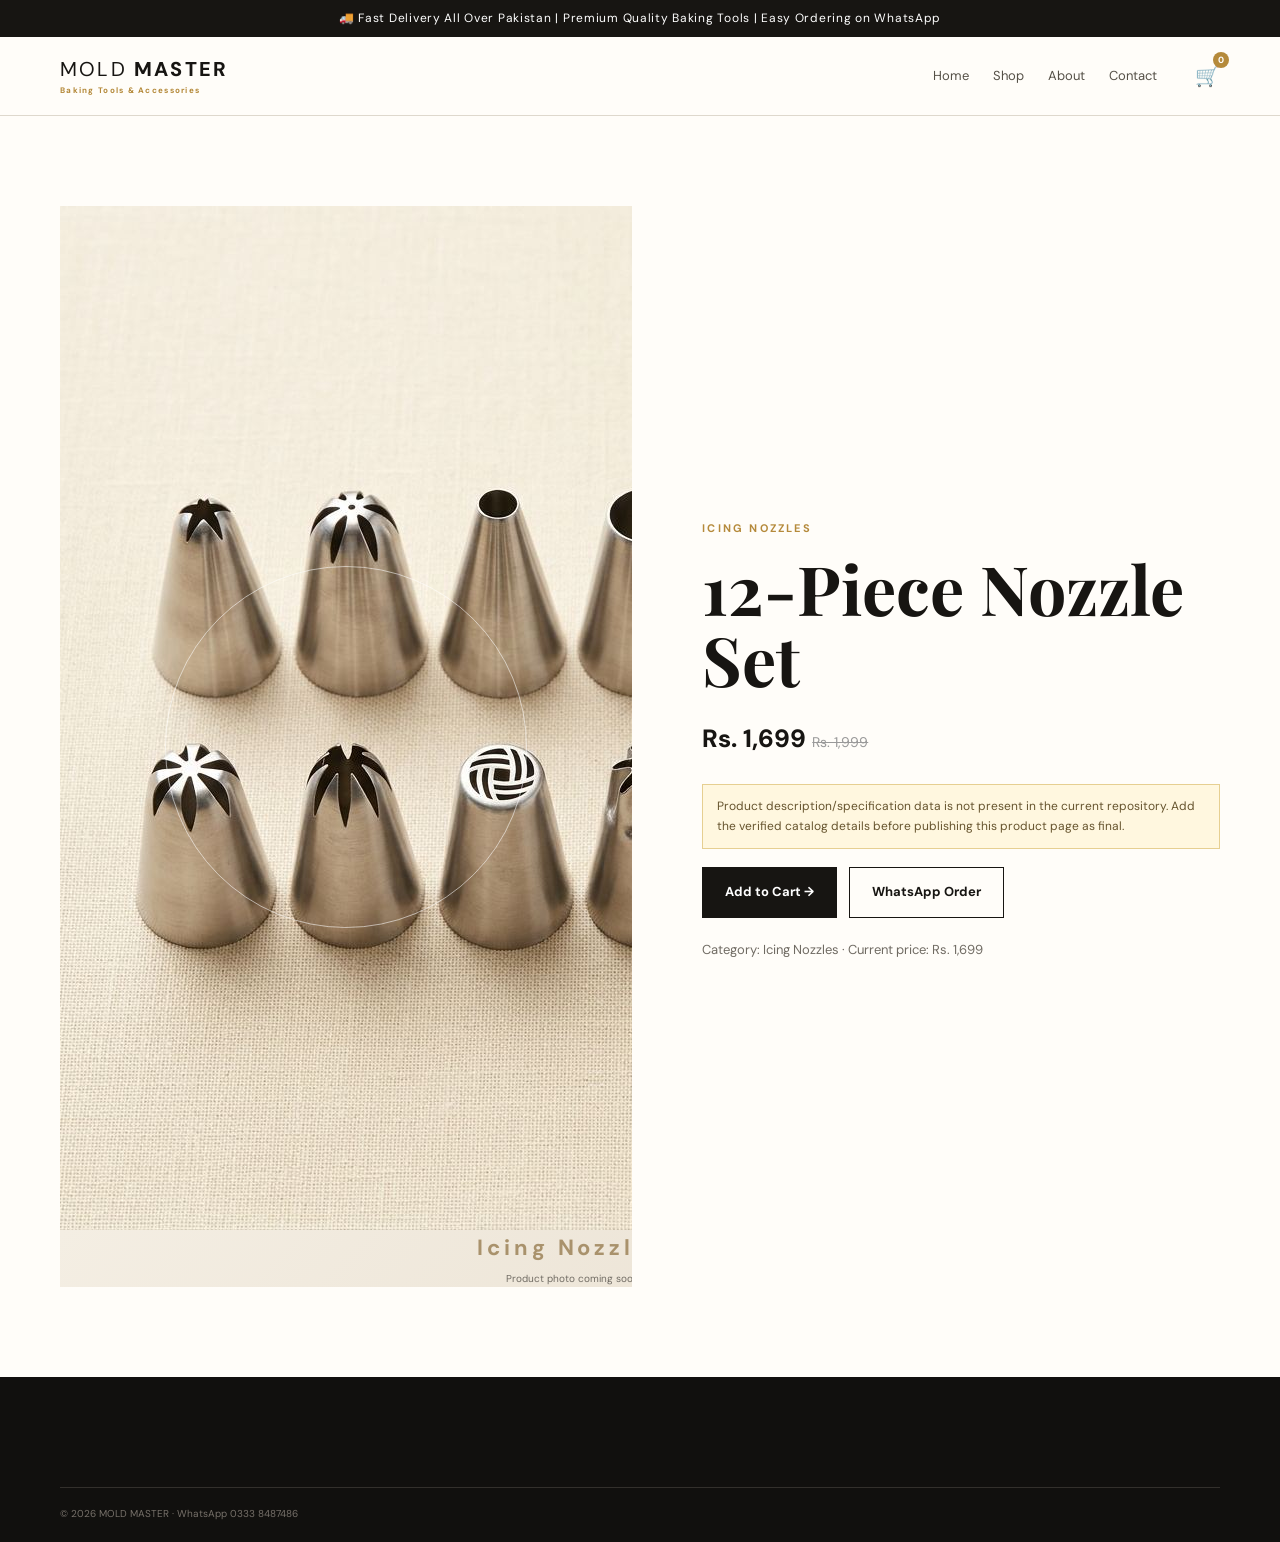
<file: product.html>
<!doctype html><html lang="en"><head><meta charset="utf-8"><meta name="viewport" content="width=device-width,initial-scale=1"><title>Product | MOLD MASTER</title><meta name="description" content="Explore baking tools and accessories from MOLD MASTER Pakistan. Check product details and ask about ordering on WhatsApp."><meta property="og:site_name" content="MOLD MASTER"><meta property="og:type" content="product"><meta property="og:title" content="Baking Tools & Accessories | MOLD MASTER"><meta property="og:description" content="Explore baking tools and accessories from MOLD MASTER Pakistan."><link id="canonicalUrl" rel="canonical" href="https://zainali5198594-coder.github.io/mold-master/product.html"><script id="productSchema" type="application/ld+json">{}</script><link rel="preconnect" href="https://fonts.googleapis.com"><link rel="preconnect" href="https://fonts.gstatic.com" crossorigin><link href="https://fonts.googleapis.com/css2?family=DM+Sans:wght@400;500;600;700&family=Playfair+Display:wght@600;700&display=swap" rel="stylesheet"><link rel="stylesheet" href="assets/css/style.css"></head><body><div class="announcement">🚚 Fast Delivery All Over Pakistan | Premium Quality Baking Tools | Easy Ordering on WhatsApp</div><header class="header"><div class="container nav"><a class="logo" href="index.html"><span>MOLD</span> MASTER<small>Baking Tools & Accessories</small></a><button class="menu" aria-label="Open navigation">☰</button><nav><a href="index.html">Home</a><a href="shop.html">Shop</a><a href="about.html">About</a><a href="contact.html">Contact</a></nav><div class="nav-actions"><a href="cart.html" class="cart-link">🛒 <b id="cartCount">0</b></a></div></div></header><main><section class="section"><div class="container" id="detail"></div></section></main><footer><div class="container copyright">© 2026 MOLD MASTER · WhatsApp 0333 8487486</div></footer><script src="assets/js/main.js"></script><script>const id=Number(new URLSearchParams(location.search).get('id'))||1;const p=products.find(x=>x.id===id);const el=document.getElementById('detail');if(!p){el.innerHTML='<div class="empty-state"><h2>Product not found</h2><a class="btn btn-dark" href="shop.html">Back to Shop</a></div>'}else{document.title=p.name+' | MOLD MASTER Pakistan';const desc=`${p.name} from MOLD MASTER Pakistan. Category: ${p.category}. ${p.price==null?'Ask us for current price and availability.':`Listed price: PKR ${p.price}.`} Contact us on WhatsApp for product details and ordering.`;document.querySelector('meta[name="description"]').setAttribute('content',desc);document.querySelector('meta[property="og:title"]').setAttribute('content',document.title);document.querySelector('meta[property="og:description"]').setAttribute('content',desc);document.getElementById('canonicalUrl').href=location.href.split('#')[0];const schema={"@context":"https://schema.org/","@type":"Product",name:p.name,category:p.category,brand:{"@type":"Brand",name:"MOLD MASTER"},image:new URL(p.image,location.href).href,description:desc,offers:p.price==null?undefined:{"@type":"Offer",priceCurrency:"PKR",price:String(p.price),url:location.href}};document.getElementById('productSchema').textContent=JSON.stringify(schema);el.innerHTML=`<div class="hero-grid"><div class="hero-card" style="min-height:520px">${productVisual(p,true)}</div><div><p class="eyebrow">${p.category.toUpperCase()}</p><h1 style="font-family:'Playfair Display';font-size:clamp(42px,6vw,68px);line-height:1.05;margin:0">${escapeHtml(p.name)}</h1><p style="font-size:25px;font-weight:800;margin:25px 0">${money(p.price)} ${p.old?`<span style="font-size:14px;text-decoration:line-through;color:#999;font-weight:400">${money(p.old)}</span>`:''}</p><div class="notice">Product description/specification data is not present in the current repository. Add the verified catalog details before publishing this product page as final.</div><div class="buttons"><button class="btn btn-dark" onclick="addToCart(${p.id})">Add to Cart →</button><a class="btn" target="_blank" rel="noopener" href="${whatsappUrl(orderMessage(p))}">WhatsApp Order</a></div><p style="color:var(--muted);font-size:13px;margin-top:22px">Category: ${escapeHtml(p.category)} · Current price: ${money(p.price)}</p></div></div>`}</script></body></html>
</file>
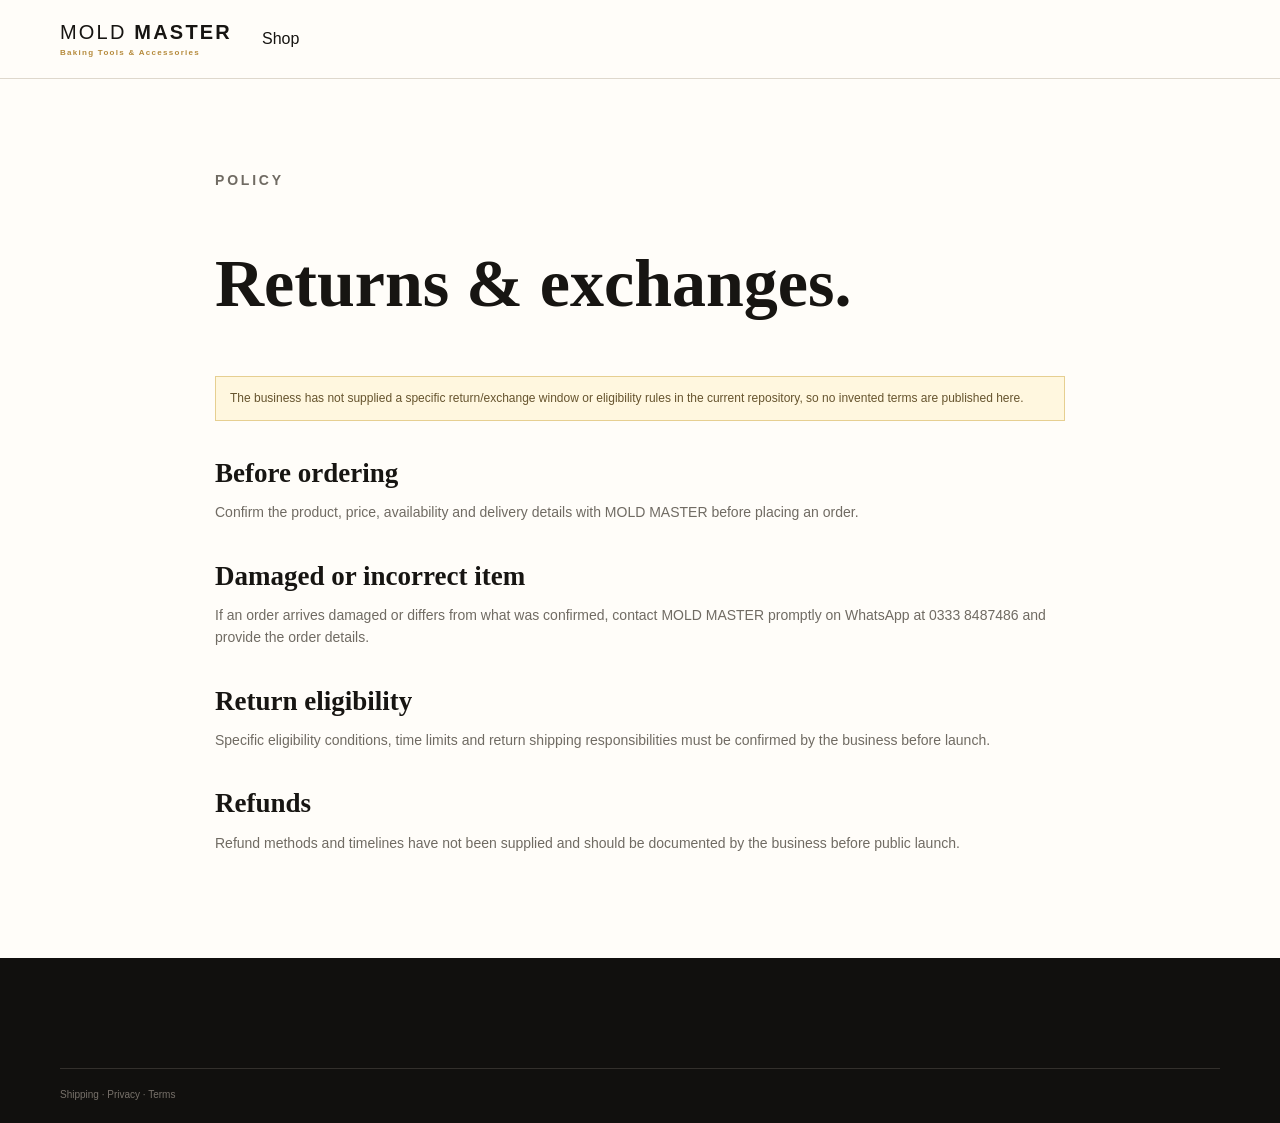
<file: returns.html>
<!doctype html><html lang="en"><head><meta charset="utf-8"><meta name="viewport" content="width=device-width,initial-scale=1"><title>Returns & Exchanges | MOLD MASTER</title><link rel="stylesheet" href="assets/css/style.css"></head><body><header class="header"><div class="container nav"><a class="logo" href="index.html"><span>MOLD</span> MASTER<small>Baking Tools & Accessories</small></a><a href="shop.html">Shop</a></div></header><main><section class="section"><div class="container policy"><p class="eyebrow">POLICY</p><h1>Returns & exchanges.</h1><div class="notice">The business has not supplied a specific return/exchange window or eligibility rules in the current repository, so no invented terms are published here.</div><h2>Before ordering</h2><p>Confirm the product, price, availability and delivery details with MOLD MASTER before placing an order.</p><h2>Damaged or incorrect item</h2><p>If an order arrives damaged or differs from what was confirmed, contact MOLD MASTER promptly on WhatsApp at 0333 8487486 and provide the order details.</p><h2>Return eligibility</h2><p>Specific eligibility conditions, time limits and return shipping responsibilities must be confirmed by the business before launch.</p><h2>Refunds</h2><p>Refund methods and timelines have not been supplied and should be documented by the business before public launch.</p></div></section></main><footer><div class="container copyright"><a href="shipping.html">Shipping</a> · <a href="privacy.html">Privacy</a> · <a href="terms.html">Terms</a></div></footer></body></html>
</file>
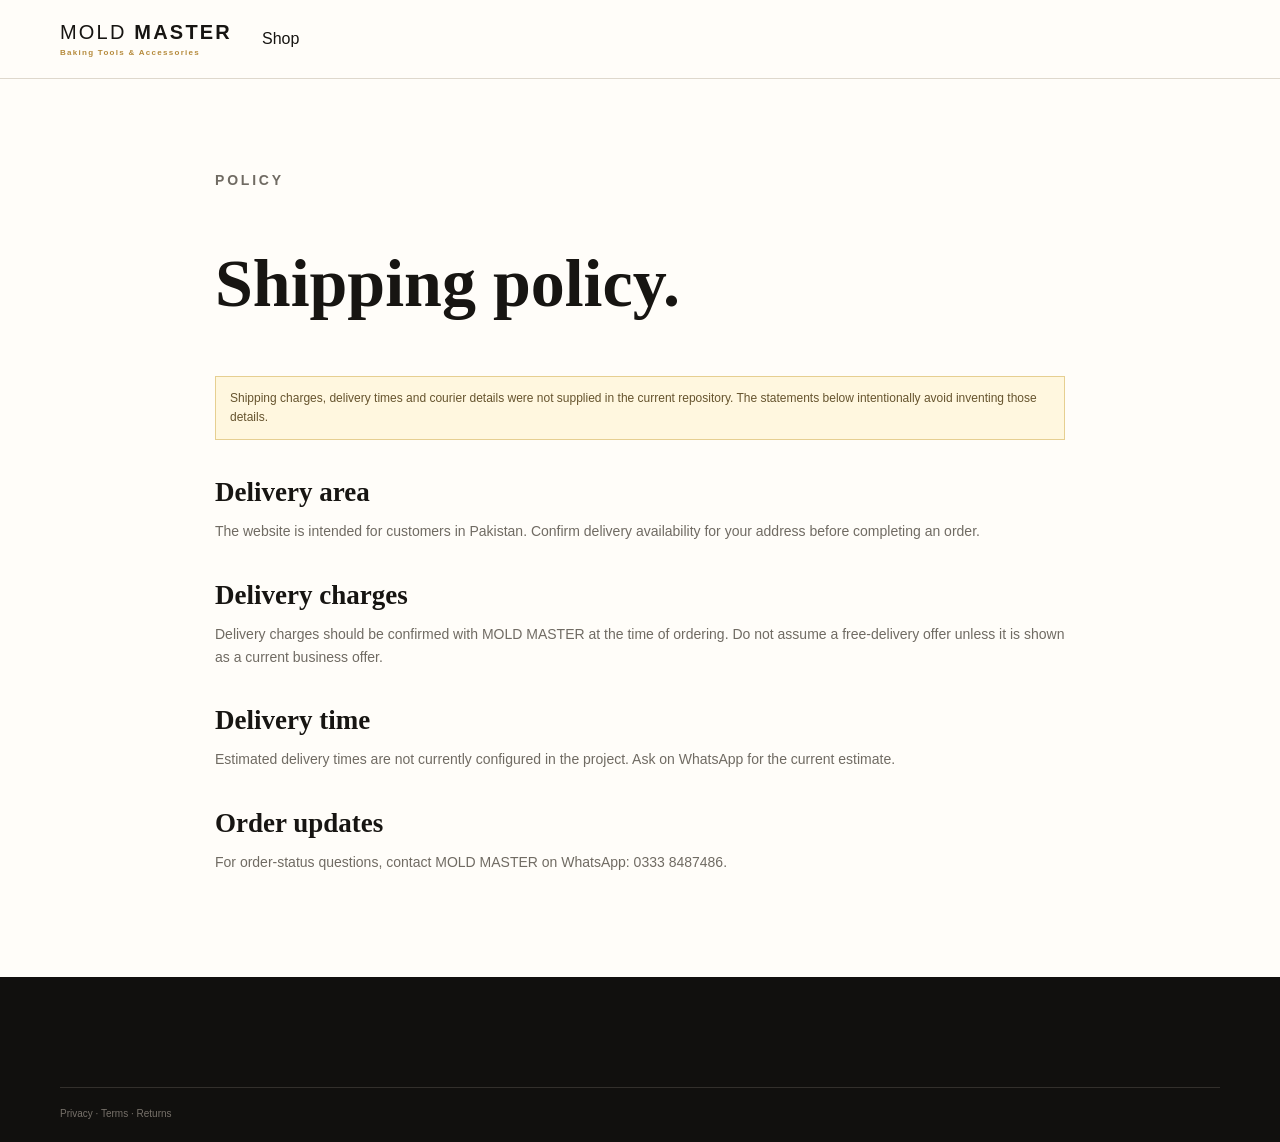
<file: shipping.html>
<!doctype html><html lang="en"><head><meta charset="utf-8"><meta name="viewport" content="width=device-width,initial-scale=1"><title>Shipping Policy | MOLD MASTER</title><link rel="stylesheet" href="assets/css/style.css"></head><body><header class="header"><div class="container nav"><a class="logo" href="index.html"><span>MOLD</span> MASTER<small>Baking Tools & Accessories</small></a><a href="shop.html">Shop</a></div></header><main><section class="section"><div class="container policy"><p class="eyebrow">POLICY</p><h1>Shipping policy.</h1><div class="notice">Shipping charges, delivery times and courier details were not supplied in the current repository. The statements below intentionally avoid inventing those details.</div><h2>Delivery area</h2><p>The website is intended for customers in Pakistan. Confirm delivery availability for your address before completing an order.</p><h2>Delivery charges</h2><p>Delivery charges should be confirmed with MOLD MASTER at the time of ordering. Do not assume a free-delivery offer unless it is shown as a current business offer.</p><h2>Delivery time</h2><p>Estimated delivery times are not currently configured in the project. Ask on WhatsApp for the current estimate.</p><h2>Order updates</h2><p>For order-status questions, contact MOLD MASTER on WhatsApp: 0333 8487486.</p></div></section></main><footer><div class="container copyright"><a href="privacy.html">Privacy</a> · <a href="terms.html">Terms</a> · <a href="returns.html">Returns</a></div></footer></body></html>
</file>
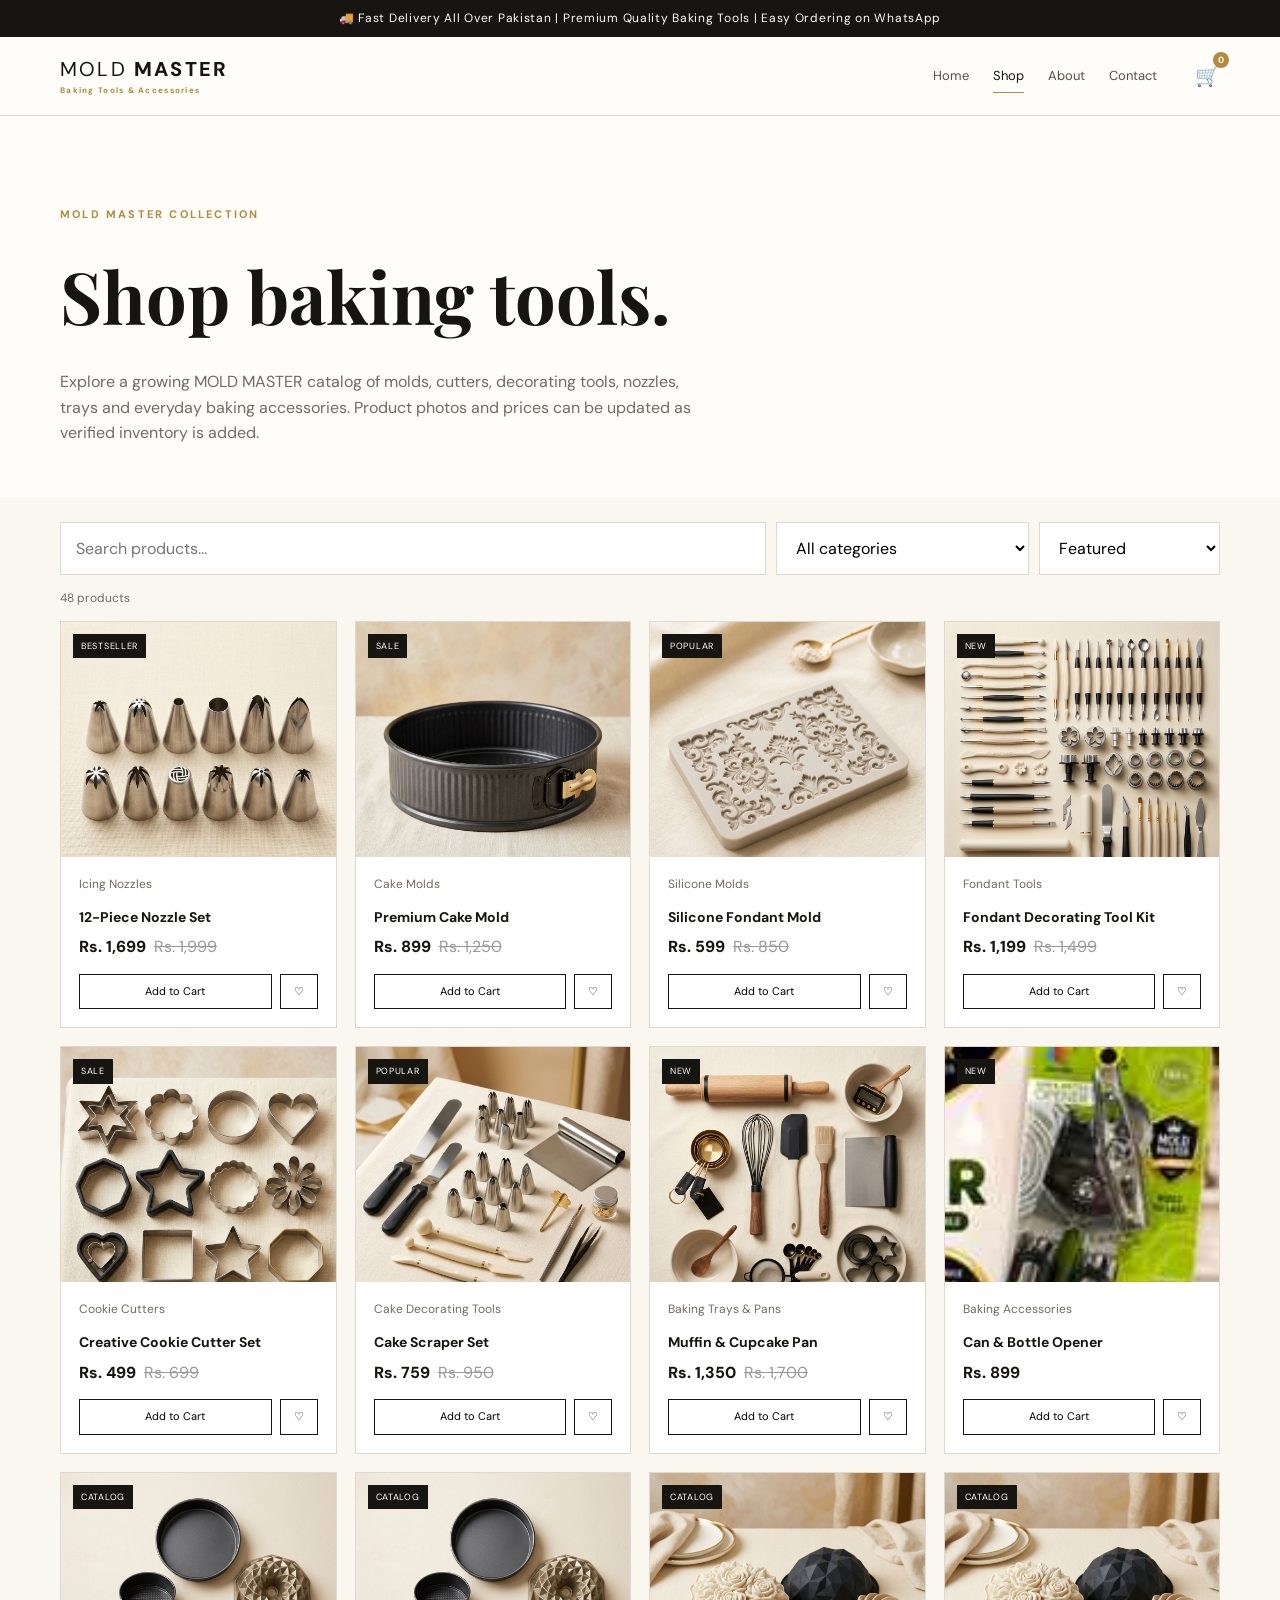
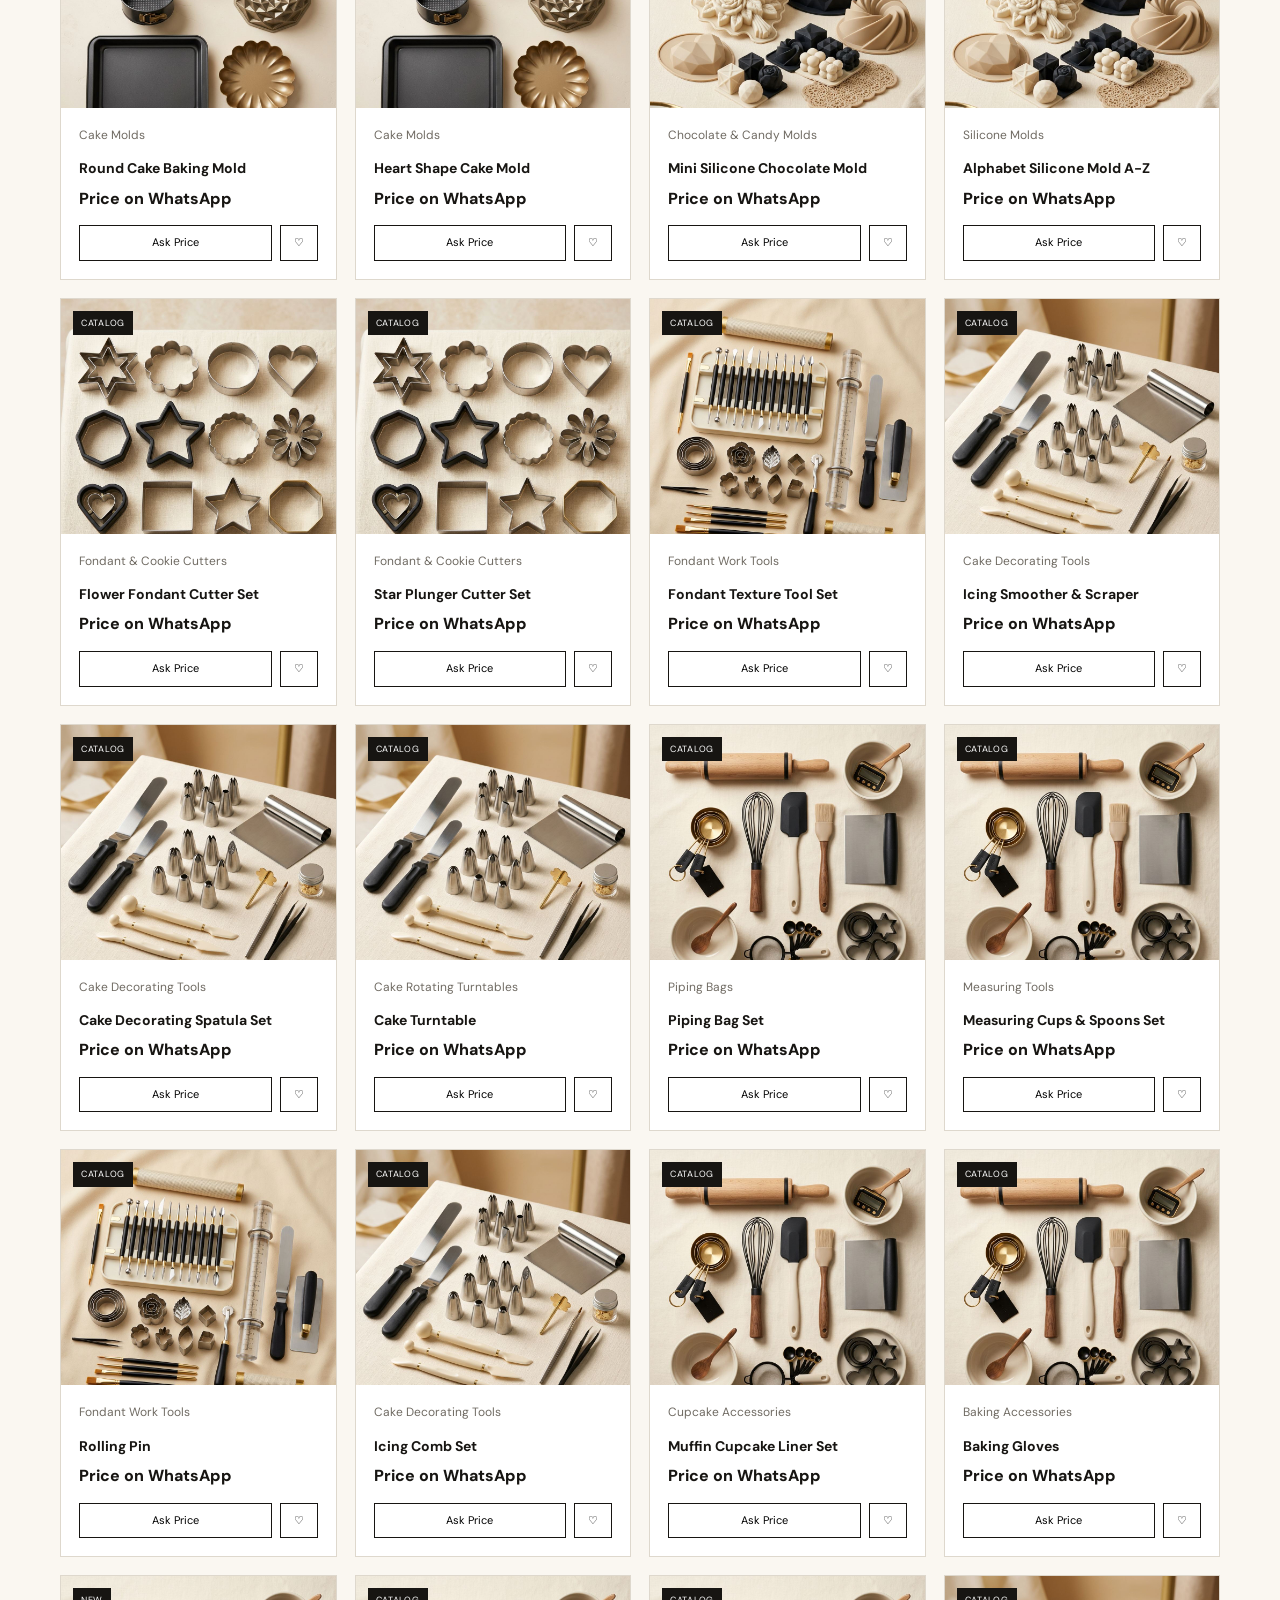
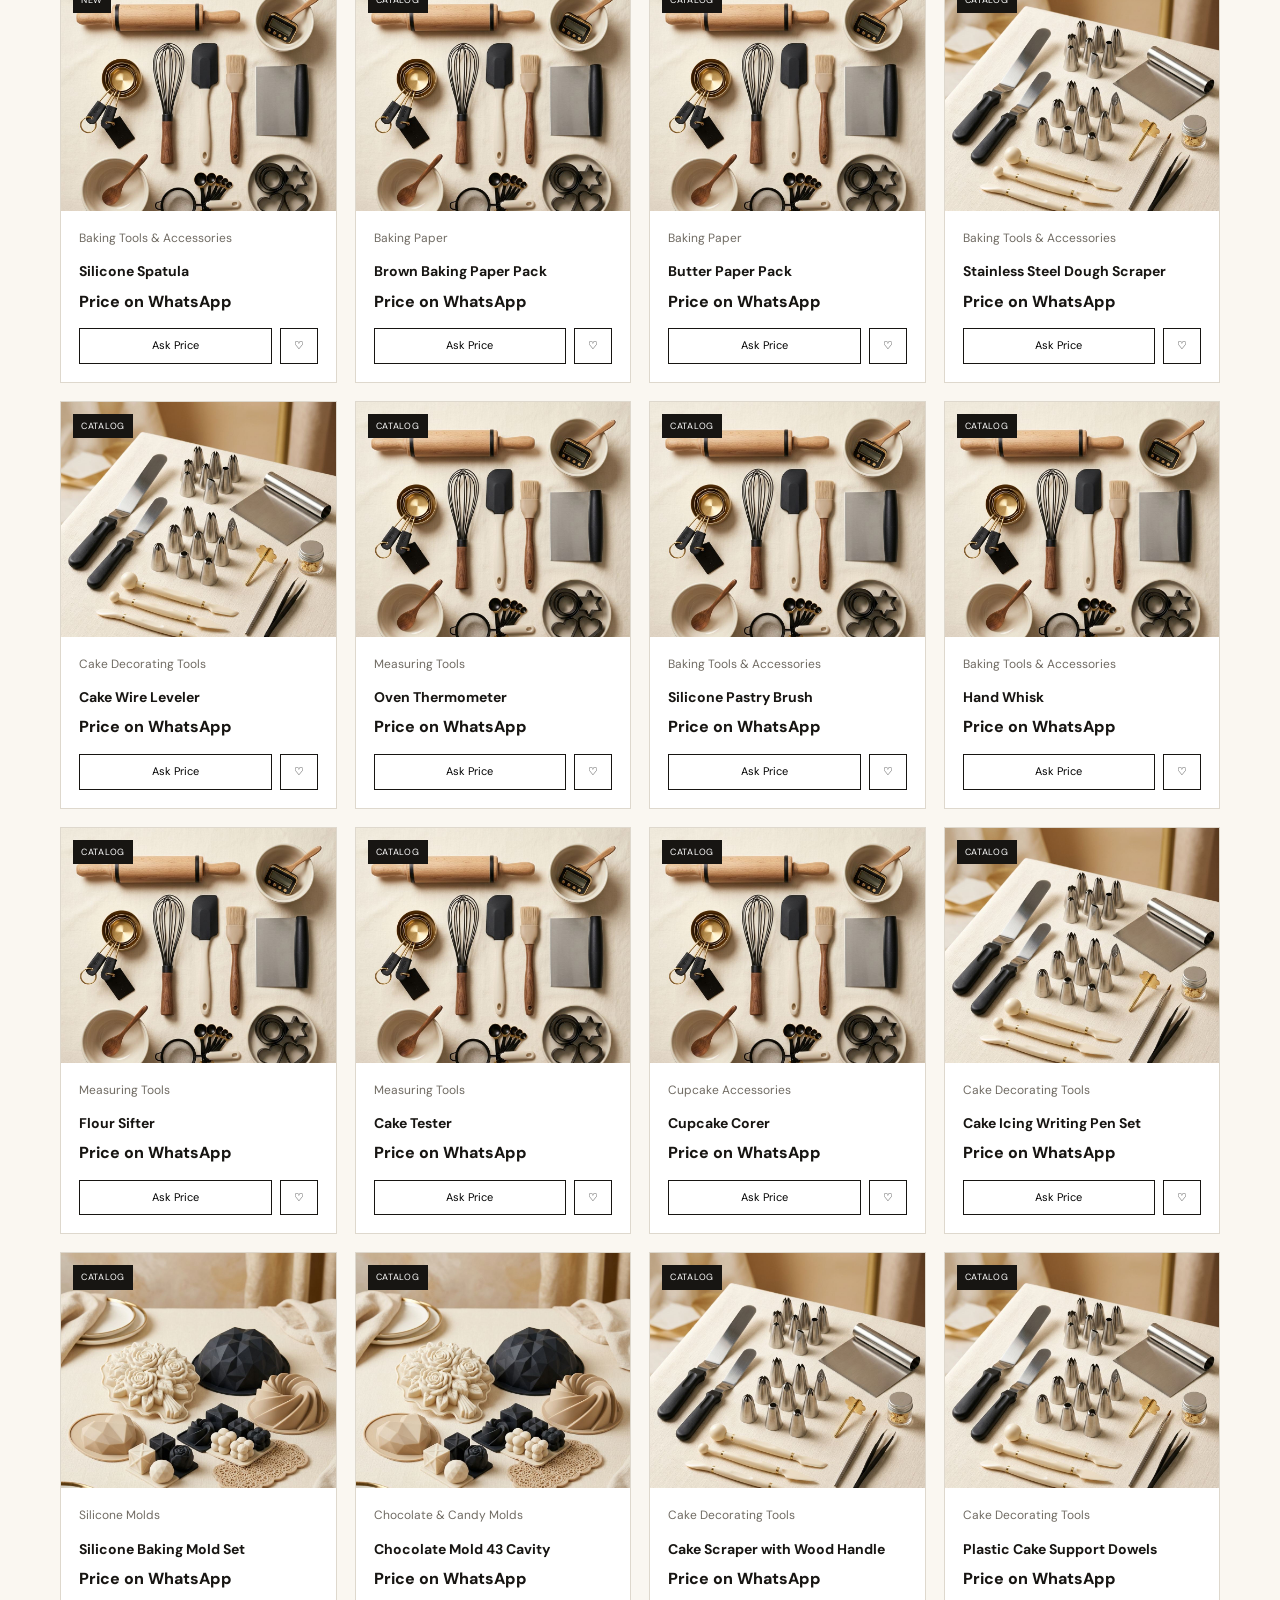
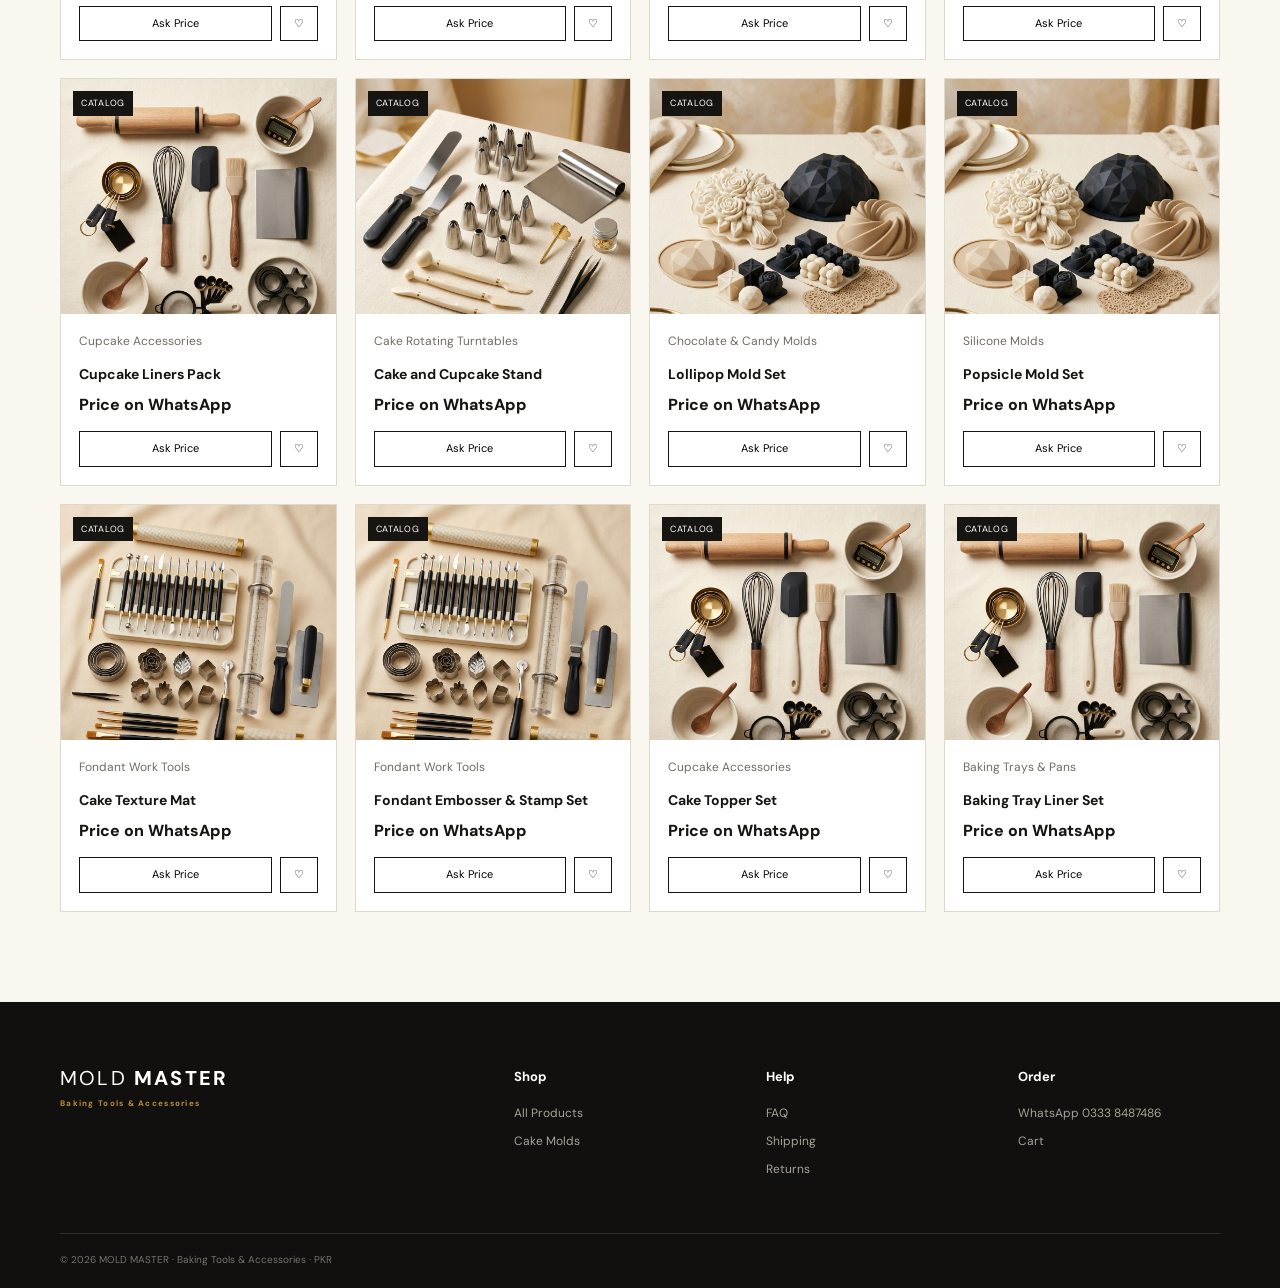
<file: shop.html>
<!doctype html><html lang="en"><head><meta charset="utf-8"><meta name="viewport" content="width=device-width,initial-scale=1"><title>Shop Baking Tools | MOLD MASTER Pakistan</title><meta name="description" content="Browse the MOLD MASTER baking tools and accessories catalog in PKR."><link rel="preconnect" href="https://fonts.googleapis.com"><link rel="preconnect" href="https://fonts.gstatic.com" crossorigin><link href="https://fonts.googleapis.com/css2?family=DM+Sans:wght@400;500;600;700&family=Playfair+Display:wght@600;700&display=swap" rel="stylesheet"><link rel="stylesheet" href="assets/css/style.css"></head><body><div class="announcement">🚚 Fast Delivery All Over Pakistan | Premium Quality Baking Tools | Easy Ordering on WhatsApp</div><header class="header"><div class="container nav"><a class="logo" href="index.html"><span>MOLD</span> MASTER<small>Baking Tools & Accessories</small></a><button class="menu" aria-label="Open navigation">☰</button><nav><a href="index.html">Home</a><a class="active" href="shop.html">Shop</a><a href="about.html">About</a><a href="contact.html">Contact</a></nav><div class="nav-actions"><a href="cart.html" class="cart-link">🛒 <b id="cartCount">0</b></a></div></div></header><main><section class="section" style="padding-bottom:35px"><div class="container"><p class="eyebrow">MOLD MASTER COLLECTION</p><h1 style="font-family:'Playfair Display';font-size:clamp(44px,7vw,72px);margin:0">Shop baking tools.</h1><p style="color:var(--muted);max-width:650px">Explore a growing MOLD MASTER catalog of molds, cutters, decorating tools, nozzles, trays and everyday baking accessories. Product photos and prices can be updated as verified inventory is added.</p></div></section><section class="section" style="padding-top:25px;background:#faf7f1"><div class="container"><div class="search-tools" style="margin-bottom:14px"><input id="search" aria-label="Search products" placeholder="Search products..."><select id="category" aria-label="Filter by category"><option value="">All categories</option><option>Cake Molds</option><option>Silicone Molds</option><option>Chocolate & Candy Molds</option><option>Fondant Tools</option><option>Cookie Cutters</option><option>Cake Decorating Tools</option><option>Icing Nozzles</option><option>Baking Trays & Pans</option><option>Cake Rotating Turntables</option><option>Piping Bags</option><option>Measuring Tools</option><option>Fondant Work Tools</option><option>Baking Tools & Accessories</option><option>Baking Paper</option><option>Cupcake Accessories</option><option>Measuring Tools</option><option>Baking Accessories</option><option>Fondant & Cookie Cutters</option></select><select id="sort" aria-label="Sort products"><option value="default">Featured</option><option value="low">Price: Low to High</option><option value="high">Price: High to Low</option><option value="name">Name A-Z</option></select></div><p id="resultCount" class="result-count"></p><div id="products" class="product-grid"></div></div></section></main><footer><div class="container footer-grid"><div><a class="logo logo-footer" href="index.html"><span>MOLD</span> MASTER<small>Baking Tools & Accessories</small></a></div><div><h4>Shop</h4><a href="shop.html">All Products</a><a href="shop.html?category=Cake%20Molds">Cake Molds</a></div><div><h4>Help</h4><a href="faq.html">FAQ</a><a href="shipping.html">Shipping</a><a href="returns.html">Returns</a></div><div><h4>Order</h4><a href="https://wa.me/923338748486" target="_blank" rel="noopener">WhatsApp 0333 8487486</a><a href="cart.html">Cart</a></div></div><div class="container copyright">© 2026 MOLD MASTER · Baking Tools & Accessories · PKR</div></footer><script src="assets/js/main.js"></script></body></html>
</file>
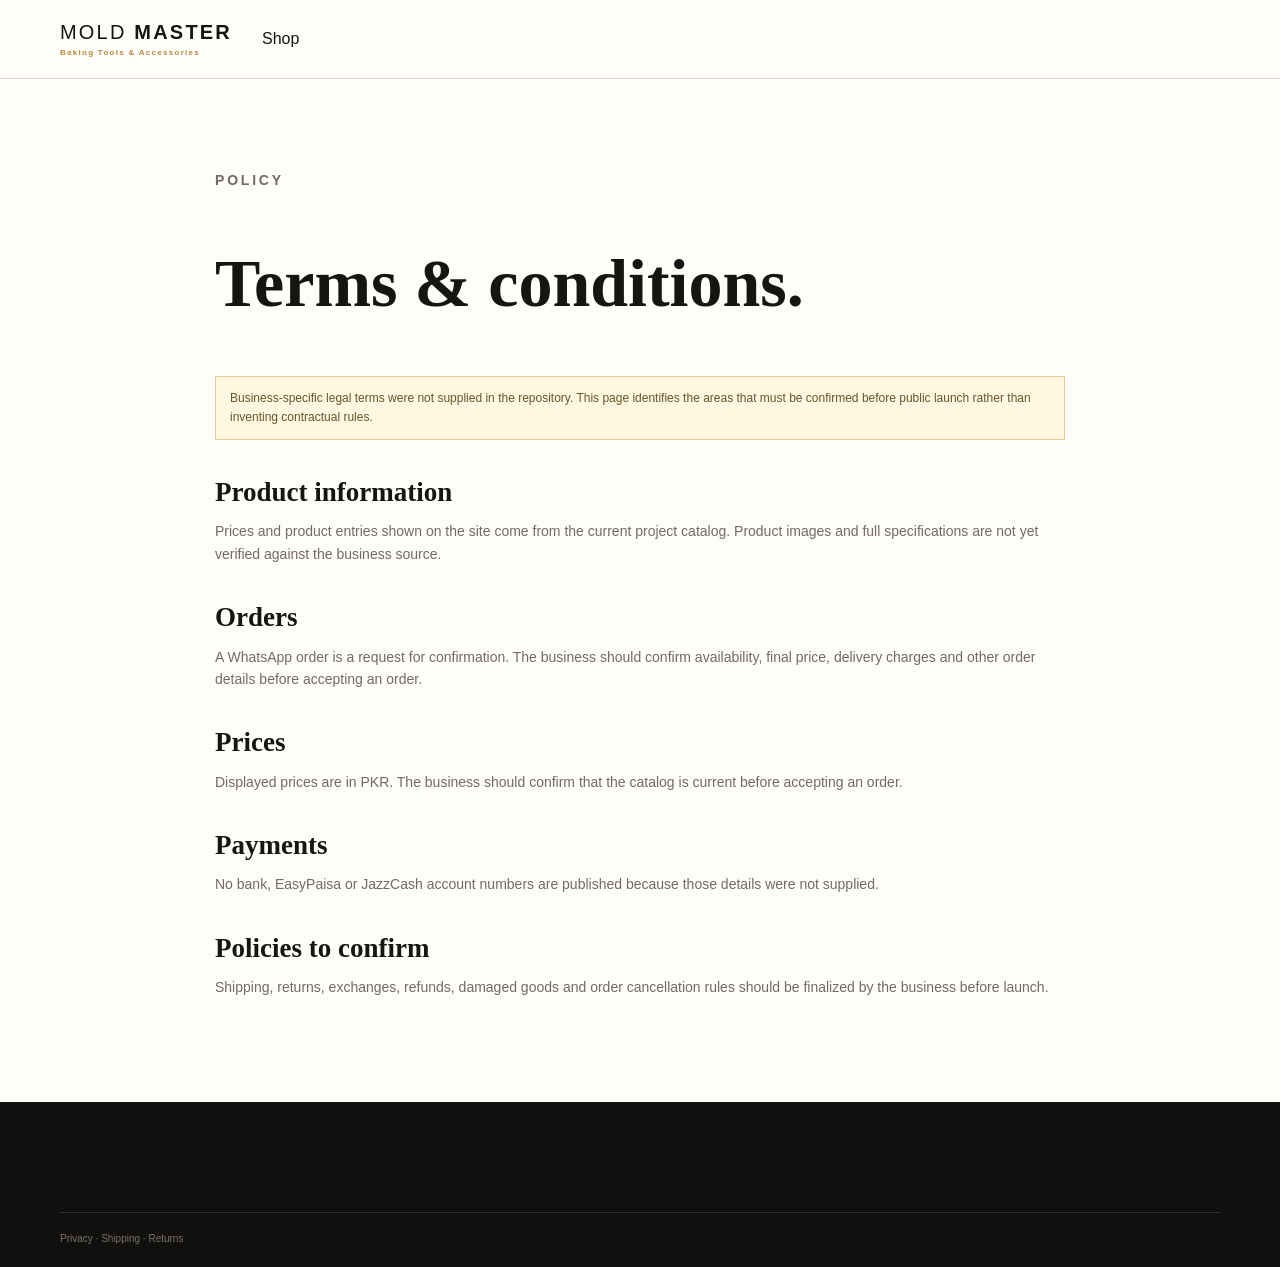
<file: terms.html>
<!doctype html><html lang="en"><head><meta charset="utf-8"><meta name="viewport" content="width=device-width,initial-scale=1"><title>Terms & Conditions | MOLD MASTER</title><link rel="stylesheet" href="assets/css/style.css"></head><body><header class="header"><div class="container nav"><a class="logo" href="index.html"><span>MOLD</span> MASTER<small>Baking Tools & Accessories</small></a><a href="shop.html">Shop</a></div></header><main><section class="section"><div class="container policy"><p class="eyebrow">POLICY</p><h1>Terms & conditions.</h1><div class="notice">Business-specific legal terms were not supplied in the repository. This page identifies the areas that must be confirmed before public launch rather than inventing contractual rules.</div><h2>Product information</h2><p>Prices and product entries shown on the site come from the current project catalog. Product images and full specifications are not yet verified against the business source.</p><h2>Orders</h2><p>A WhatsApp order is a request for confirmation. The business should confirm availability, final price, delivery charges and other order details before accepting an order.</p><h2>Prices</h2><p>Displayed prices are in PKR. The business should confirm that the catalog is current before accepting an order.</p><h2>Payments</h2><p>No bank, EasyPaisa or JazzCash account numbers are published because those details were not supplied.</p><h2>Policies to confirm</h2><p>Shipping, returns, exchanges, refunds, damaged goods and order cancellation rules should be finalized by the business before launch.</p></div></section></main><footer><div class="container copyright"><a href="privacy.html">Privacy</a> · <a href="shipping.html">Shipping</a> · <a href="returns.html">Returns</a></div></footer></body></html>
</file>
<file: assets/css/style.css>
:root{--ink:#171512;--cream:#f5f1e9;--paper:#fffdf9;--gold:#b58a3b;--line:#ded8cd;--muted:#706b63;--success:#28744a;--shadow:0 18px 45px rgba(23,21,18,.10);--shadow-soft:0 10px 30px rgba(23,21,18,.07)}*{box-sizing:border-box}html{scroll-behavior:smooth}body{margin:0;background:var(--paper);color:var(--ink);font-family:'DM Sans',Arial,sans-serif;line-height:1.6;overflow-x:hidden}a{text-decoration:none;color:inherit}button,input,select,textarea{font:inherit}.container{width:min(1160px,92%);margin:auto}.announcement{background:var(--ink);color:#fff;text-align:center;padding:9px 12px;font-size:12px;letter-spacing:.06em}.header{position:sticky;top:0;z-index:20;background:rgba(255,253,249,.92);backdrop-filter:blur(14px);border-bottom:1px solid var(--line);transition:box-shadow .25s ease}.header.scrolled{box-shadow:0 8px 28px rgba(23,21,18,.08)}.nav{min-height:78px;display:flex;align-items:center;gap:30px}.logo{font-weight:800;letter-spacing:.11em;font-size:20px;line-height:1}.logo span{font-weight:400}.logo small{display:block;font-size:8px;letter-spacing:.16em;color:var(--gold);margin-top:7px}.nav nav{display:flex;gap:24px;margin-left:auto}.nav nav a{font-size:13px;color:#555047;position:relative;padding:6px 0}.nav nav a:after{content:'';position:absolute;left:0;right:100%;bottom:0;height:1px;background:var(--gold);transition:right .25s ease}.nav nav a:hover,.nav nav .active{color:var(--ink)}.nav nav a:hover:after,.nav nav .active:after{right:0}.nav-actions{display:flex;gap:16px;margin-left:8px;font-size:20px}.cart-link{position:relative}.cart-link b{position:absolute;right:-9px;top:-8px;background:var(--gold);color:#fff;border-radius:99px;font-size:9px;min-width:16px;height:16px;text-align:center;padding-top:1px}.menu{display:none;background:none;border:0;font-size:22px;cursor:pointer}.hero{background:var(--cream);padding:80px 0}.hero-grid{display:grid;grid-template-columns:1.05fr .95fr;gap:70px;align-items:center}.eyebrow{font-size:11px;letter-spacing:.2em;font-weight:700;color:var(--gold);margin:0 0 14px}.hero h1,h2{font-family:'Playfair Display',serif;line-height:1.05;margin:0}.hero h1{font-size:clamp(48px,7vw,84px);letter-spacing:-.04em}.hero h1 em{color:var(--gold);font-style:normal}.hero-copy{max-width:570px;color:var(--muted);font-size:17px;margin:24px 0 32px}.buttons{display:flex;gap:12px;flex-wrap:wrap}.btn{display:inline-block;padding:14px 22px;border:1px solid var(--ink);font-size:13px;font-weight:700;cursor:pointer;transition:transform .2s ease,box-shadow .2s ease,background .2s ease}.btn:hover{transform:translateY(-2px);box-shadow:0 10px 22px rgba(23,21,18,.12)}.btn.click-pop,.mini-btn.click-pop,.wish-btn.click-pop{animation:clickPop .24s ease}.btn-dark{background:var(--ink);color:#fff}.btn-dark:hover{background:var(--gold);border-color:var(--gold)}.btn-light{background:#fff}.btn-gold{background:var(--gold);color:#fff;border-color:var(--gold)}.hero-card{min-height:480px;background:#ded6c7;display:grid;place-items:center;position:relative;overflow:hidden}.hero-card:before{content:'';position:absolute;width:360px;height:360px;border-radius:50%;border:1px solid rgba(255,255,255,.55);animation:float 6s ease-in-out infinite}.hero-art{width:78%;height:78%;border:1px solid #b7ad9c;position:relative;padding:38px;display:flex;align-items:flex-end}.hero-art span{position:absolute;right:28px;top:20px;font-size:34px;color:var(--gold)}.hero-art strong{font-family:'Playfair Display';font-size:40px;line-height:.92;position:relative;z-index:2}.mold-shape{position:absolute;width:220px;height:220px;border-radius:50%;border:22px solid #fffdf9;right:12%;top:16%;box-shadow:0 20px 40px #9b907d55;animation:float 5s ease-in-out infinite}.mold-shape:after{content:'';position:absolute;inset:28px;border:12px solid #d0c6b5;border-radius:50%}.section{padding:90px 0}.section-head{display:flex;justify-content:space-between;align-items:end;margin-bottom:34px}.section-head h2{font-size:43px}.section-head>a{font-size:13px;border-bottom:1px solid var(--ink);padding-bottom:4px}.category-grid{display:grid;grid-template-columns:repeat(6,1fr);gap:12px}.category{border:1px solid var(--line);padding:25px 18px;min-height:160px;min-width:0;transition:transform .25s ease,box-shadow .25s ease,border-color .25s ease;background:#fff}.category:hover{transform:translateY(-6px);box-shadow:var(--shadow-soft);border-color:var(--gold)}.category span{font-size:28px;color:var(--gold)}.category h3{font-size:15px;margin:20px 0 2px}.category p{font-size:11px;color:var(--muted);margin:0}.products-section{background:#faf7f1}.product-grid{display:grid;grid-template-columns:repeat(4,1fr);gap:18px}.product-card{background:#fff;border:1px solid var(--line);overflow:hidden;transition:transform .25s ease,box-shadow .25s ease,border-color .25s ease;opacity:1}.product-card:hover{transform:translateY(-6px);box-shadow:var(--shadow);border-color:#d1c2a6}.product-img{height:235px;background:var(--cream);display:grid;place-items:center;position:relative;overflow:hidden}.product-img img{width:100%;height:100%;object-fit:cover;transition:transform .45s ease}.product-card:hover .product-img img{transform:scale(1.05)}.product-placeholder{width:100%;height:100%;display:grid;place-items:center;align-content:center;color:#a9926c;background:linear-gradient(135deg,#f4eee3,#e9e0d1);text-align:center}.product-placeholder span{font-size:22px;letter-spacing:.18em;font-weight:700}.product-placeholder small{font-size:10px;color:var(--muted);margin-top:6px}.product-tag{position:absolute;left:12px;top:12px;background:var(--ink);color:#fff;padding:5px 8px;font-size:9px;letter-spacing:.08em;text-transform:uppercase}.product-info{padding:18px}.product-info h3{font-size:14px;margin:0 0 6px}.product-info p{font-size:12px;color:var(--muted);margin:0 0 12px}.price-row{display:flex;align-items:center;gap:8px}.price{font-weight:800}.old{text-decoration:line-through;color:#999;font-weight:400}.card-actions{display:flex;gap:8px;margin-top:14px}.mini-btn,.wish-btn{border:1px solid var(--ink);background:#fff;padding:8px 10px;font-size:11px;cursor:pointer;transition:.2s}.mini-btn{flex:1}.mini-btn:hover{background:var(--ink);color:#fff}.wish-btn{width:38px}.wish-btn.active{background:var(--gold);color:#fff;border-color:var(--gold)}.deal{padding:70px 0;background:#e9e1d3}.deal-inner{display:flex;justify-content:space-between;align-items:center}.deal h2{font-size:52px}.deal p:not(.eyebrow){max-width:560px;color:var(--muted);margin:18px 0 25px}.deal-badge{width:210px;height:210px;border-radius:50%;background:var(--ink);color:#fff;display:grid;place-items:center;text-align:center;align-content:center;animation:float 5s ease-in-out infinite}.deal-badge span{font-family:'Playfair Display';color:#d9b16a;font-size:26px}.deal-badge strong{font-size:21px;line-height:1.05}.deal-badge small{font-size:9px;letter-spacing:.2em;margin-top:12px}.benefits{display:grid;grid-template-columns:repeat(4,1fr);gap:30px}.benefits article{border-top:1px solid var(--ink);padding-top:18px}.benefits b{color:var(--gold);font-size:12px}.benefits h3{margin:26px 0 8px;font-size:18px}.benefits p{color:var(--muted);font-size:13px;margin:0}.cta{background:var(--ink);color:#fff;padding:100px 0;text-align:center}.cta h2{font-size:54px;margin-bottom:30px}.cta .eyebrow{color:#d4a95f}footer{background:#11100e;color:#cfc9be;padding:65px 0 20px}.footer-grid{display:grid;grid-template-columns:2fr 1fr 1fr 1fr;gap:50px}.logo-footer{color:#fff}.footer-grid>div>p{font-size:12px;color:#8e887e;max-width:280px}.footer-grid h4{color:#fff;margin:0 0 16px;font-size:13px}.footer-grid div a:not(.logo){display:block;font-size:12px;margin:9px 0;color:#a9a298;transition:color .2s}.footer-grid div a:not(.logo):hover{color:#fff}.copyright{border-top:1px solid #33302c;margin-top:45px;padding-top:18px;font-size:10px;color:#77716a}.empty-state{grid-column:1/-1;text-align:center;padding:70px 20px;border:1px dashed var(--line);background:#fff}.empty-state h2,.empty-state h3{font-family:'Playfair Display';margin:0 0 10px}.empty-state p{color:var(--muted);margin:0 0 20px}.cart-item{display:grid;grid-template-columns:100px 1fr auto auto auto;gap:20px;align-items:center;padding:18px 0;border-bottom:1px solid var(--line)}.cart-thumb{height:100px;background:var(--cream);overflow:hidden}.cart-thumb img{width:100%;height:100%;object-fit:cover}.cart-thumb .product-placeholder{font-size:9px}.cart-main h3{margin:0;font-size:16px}.cart-main p{margin:3px 0;color:var(--muted);font-size:12px}.qty{display:flex;align-items:center;border:1px solid var(--line)}.qty button{border:0;background:#fff;width:32px;height:32px;cursor:pointer;transition:background .2s}.qty button:hover{background:var(--cream)}.qty span{min-width:28px;text-align:center}.cart-line{font-weight:800}.remove-btn{border:0;background:none;color:#9a3b3b;font-size:11px;cursor:pointer}.summary{background:var(--cream);padding:24px}.summary-row{display:flex;justify-content:space-between;margin:10px 0}.summary-total{border-top:1px solid var(--line);padding-top:14px;font-weight:800;font-size:18px}.form-grid{display:grid;grid-template-columns:1fr 1fr;gap:16px}.field{display:flex;flex-direction:column;gap:6px}.field.full{grid-column:1/-1}.field label{font-size:12px;font-weight:700}.field input,.field select,.field textarea{border:1px solid var(--line);background:#fff;padding:12px 13px;outline:none;transition:border-color .2s,box-shadow .2s}.field input:focus,.field select:focus,.field textarea:focus{border-color:var(--gold);box-shadow:0 0 0 3px rgba(181,138,59,.10)}.notice{background:#fff7df;border:1px solid #e6cf91;padding:12px 14px;font-size:12px;color:#66542e;margin:18px 0}.policy{max-width:850px}.policy h1{font-family:'Playfair Display';font-size:clamp(42px,6vw,68px);line-height:1.05}.policy h2{font-size:27px;margin-top:38px}.policy p,.policy li{color:var(--muted);font-size:14px}.search-tools{display:flex;gap:10px;flex-wrap:wrap}.search-tools input,.search-tools select{padding:13px 15px;border:1px solid var(--line);background:#fff;transition:border-color .2s,box-shadow .2s}.search-tools input:focus,.search-tools select:focus{border-color:var(--gold);box-shadow:0 0 0 3px rgba(181,138,59,.10);outline:none}.search-tools input{min-width:260px;flex:1}.result-count{font-size:12px;color:var(--muted)}#toast{position:fixed;right:22px;bottom:22px;background:var(--ink);color:#fff;padding:12px 16px;font-size:12px;z-index:100;transform:translateY(20px);opacity:0;pointer-events:none;transition:.25s;box-shadow:var(--shadow)}#toast.show{transform:translateY(0);opacity:1}@keyframes float{0%,100%{transform:translateY(0)}50%{transform:translateY(-10px)}}@keyframes reveal{from{opacity:0;transform:translateY(18px)}to{opacity:1;transform:translateY(0)}}@keyframes clickPop{50%{transform:scale(.96)}.reveal{animation:reveal .55s ease both}@media(prefers-reduced-motion:reduce){*,*:before,*:after{animation-duration:.01ms!important;animation-iteration-count:1!important;scroll-behavior:auto!important;transition-duration:.01ms!important}}@media(max-width:900px){.nav nav{display:none;position:absolute;left:0;right:0;top:100%;background:var(--paper);padding:16px 4%;border-bottom:1px solid var(--line);flex-direction:column;gap:14px;box-shadow:0 15px 25px rgba(23,21,18,.08)}.nav nav.open{display:flex}.menu{display:block;margin-left:auto;order:2}.nav-actions{order:3}.hero-grid{grid-template-columns:1fr;gap:40px}.hero-card{min-height:360px}.category-grid{grid-template-columns:repeat(3,1fr)}.product-grid{grid-template-columns:repeat(2,1fr)}.benefits{grid-template-columns:repeat(2,1fr)}.footer-grid{grid-template-columns:1fr 1fr}.deal-badge{width:160px;height:160px}.cart-item{grid-template-columns:80px 1fr auto}.cart-line,.remove-btn{grid-column:2}.qty{grid-column:3;grid-row:1}.cart-thumb{height:80px}}@media(max-width:560px){.announcement{font-size:9px}.nav{height:68px}.logo{font-size:17px}.hero{padding:55px 0}.hero h1{font-size:52px}.hero-copy{font-size:14px}.hero-card{min-height:300px}.category-grid{grid-template-columns:repeat(2,1fr)}.section{padding:60px 0}.section-head h2{font-size:32px}.deal-inner{display:block}.deal h2{font-size:40px}.deal-badge{margin-top:35px}.benefits,.footer-grid,.form-grid{grid-template-columns:1fr}.field.full{grid-column:auto}.cta{padding:70px 0}.cta h2{font-size:39px}.product-img{height:180px}.cart-item{grid-template-columns:70px 1fr}.qty{grid-column:2;grid-row:auto;justify-self:start}.cart-line,.remove-btn{grid-column:2}.search-tools input{min-width:100%}}\n/* MOLD MASTER generated image assets */\n.image-card{padding:0!important;background:var(--cream);min-height:480px}.image-card>img{width:100%;height:100%;min-height:480px;object-fit:cover;display:block}.image-overlay{position:absolute;inset:0;padding:38px;display:flex;align-items:flex-end;background:linear-gradient(180deg,transparent 45%,rgba(0,0,0,.48));color:#fff}.image-overlay span{position:absolute;right:28px;top:20px;font-size:34px;color:#e0b96e}.image-overlay strong{font-family:'Playfair Display';font-size:40px;line-height:.92;text-shadow:0 2px 15px rgba(0,0,0,.35)}.image-category{padding:0!important;min-height:220px;overflow:hidden;position:relative;background:#fff}.image-category img{width:100%;height:145px;object-fit:cover;display:block;transition:transform .45s ease}.image-category:hover img{transform:scale(1.06)}.image-category>div{padding:14px 18px 16px}.image-category h3{margin:0 0 2px!important}.image-category p{margin:0}.deal-image{background:#e9e1d3}.deal-visual{width:42%;height:280px;overflow:hidden;border:1px solid rgba(23,21,18,.12)}.deal-visual img{width:100%;height:100%;object-fit:cover}.brand-panel{height:300px;overflow:hidden;margin-bottom:34px}.brand-panel img{width:100%;height:100%;object-fit:cover;display:block}.cta-image{position:relative;overflow:hidden}.cta-backdrop{position:absolute;inset:0;z-index:0}.cta-backdrop img{width:100%;height:100%;object-fit:cover;opacity:.32}.cta-image>.container{position:relative;z-index:1}@media(max-width:900px){.deal-visual{width:45%;height:220px}.brand-panel{height:240px}}@media(max-width:560px){.image-card,.image-card>img{min-height:300px}.image-overlay{padding:25px}.image-overlay strong{font-size:30px}.deal-visual{width:100%;height:220px;margin-top:30px}.brand-panel{height:210px}.image-category img{height:125px}}\n
/* Prevent generated image assets from forcing oversized/overflowing cards */
.category-grid,.product-grid{min-width:0;}
.image-category{min-width:0;width:100%;}
.image-category img{width:100%;max-width:100%;height:145px;object-fit:cover;display:block;}
.product-card,.product-img{min-width:0;}
.product-img img{max-width:100%;}

/* MOLD MASTER UX/UI refinement v2 */
.category-grid{grid-template-columns:repeat(6,minmax(0,1fr));width:100%;overflow:hidden}
.category-grid>*{min-width:0;max-width:100%}
.image-category{width:100%;min-width:0;max-width:100%;box-sizing:border-box}
.image-category img{width:100%;max-width:100%;height:145px;min-width:0;object-fit:cover;display:block}
.image-category>div{min-width:0;overflow:hidden}
.image-category h3,.image-category p{overflow:hidden;text-overflow:ellipsis;white-space:nowrap}
.product-grid{grid-template-columns:repeat(4,minmax(0,1fr));width:100%}
.product-card{min-width:0;max-width:100%}
.product-img{width:100%;min-width:0}
.product-img img{width:100%;max-width:100%;height:100%;object-fit:cover}
.hero-grid{min-width:0}
.hero-grid>*{min-width:0}
.hero-card{width:100%;min-width:0}
.section-head{gap:20px}
@media(max-width:1100px){
  .category-grid{grid-template-columns:repeat(3,minmax(0,1fr))}
}
@media(max-width:900px){
  .category-grid{grid-template-columns:repeat(3,minmax(0,1fr))}
  .product-grid{grid-template-columns:repeat(2,minmax(0,1fr))}
}
@media(max-width:560px){
  .category-grid{grid-template-columns:repeat(2,minmax(0,1fr));gap:10px}
  .product-grid{grid-template-columns:repeat(2,minmax(0,1fr));gap:10px}
  .image-category img{height:120px}
  .image-category{padding:0!important}
  .image-category>div{padding:12px 13px 14px}
  .image-category h3{font-size:13px}
}

/* FINAL IMAGE SIZE NORMALIZATION */
.category-grid{display:grid!important;grid-template-columns:repeat(3,minmax(0,1fr))!important;gap:18px!important;width:100%!important;overflow:visible!important}
.image-category{display:block!important;width:100%!important;max-width:100%!important;min-width:0!important;height:250px!important;min-height:0!important;padding:0!important;overflow:hidden!important}
.image-category img{display:block!important;width:100%!important;max-width:100%!important;height:170px!important;min-height:170px!important;max-height:170px!important;object-fit:cover!important;object-position:center!important}
.image-category>div{height:80px!important;padding:14px 16px!important;box-sizing:border-box!important;background:#fff!important}
.image-category h3{margin:0 0 3px!important;font-size:15px!important;line-height:1.3!important;white-space:nowrap!important;overflow:hidden!important;text-overflow:ellipsis!important}
.image-category p{margin:0!important;font-size:11px!important;white-space:nowrap!important;overflow:hidden!important;text-overflow:ellipsis!important}
.product-img{height:235px!important;min-height:235px!important;max-height:235px!important}
.product-img img{width:100%!important;height:100%!important;max-width:100%!important;object-fit:cover!important}
.hero-card{height:520px!important;min-height:520px!important;max-height:520px!important}
.hero-card>img{width:100%!important;height:100%!important;max-width:100%!important;object-fit:cover!important}
.deal-visual{height:280px!important}
.deal-visual img{width:100%!important;height:100%!important;object-fit:cover!important}
.brand-panel{height:300px!important}
.brand-panel img{width:100%!important;height:100%!important;object-fit:cover!important}
@media(max-width:900px){
 .category-grid{grid-template-columns:repeat(2,minmax(0,1fr))!important}
 .image-category{height:230px!important}
 .image-category img{height:155px!important;min-height:155px!important;max-height:155px!important}
 .image-category>div{height:75px!important}
 .hero-card{height:380px!important;min-height:380px!important;max-height:380px!important}
}
@media(max-width:560px){
 .category-grid{grid-template-columns:repeat(2,minmax(0,1fr))!important;gap:10px!important}
 .image-category{height:205px!important}
 .image-category img{height:135px!important;min-height:135px!important;max-height:135px!important}
 .image-category>div{height:70px!important;padding:11px 12px!important}
 .image-category h3{font-size:13px!important}
 .product-img{height:180px!important;min-height:180px!important;max-height:180px!important}
 .hero-card{height:300px!important;min-height:300px!important;max-height:300px!important}
}

/* Robust image error fallback + final normalized sizing */
.image-missing{position:relative!important;background:linear-gradient(135deg,#f4efe7,#e6ddcf)!important;display:grid!important;place-items:center!important}
.image-missing::after{content:'MOLD MASTER';font-family:'DM Sans',Arial,sans-serif;font-size:12px;font-weight:700;letter-spacing:.16em;color:#8c7a5e;opacity:.9}
.hero-card.image-missing{height:520px!important;min-height:520px!important}
.category-grid{grid-template-columns:repeat(3,minmax(0,1fr))!important;gap:18px!important}
.image-category{height:250px!important;min-height:250px!important;max-height:250px!important;overflow:hidden!important}
.image-category img{width:100%!important;height:170px!important;min-height:170px!important;max-height:170px!important;object-fit:cover!important;object-position:center!important}
.deal-visual{height:280px!important;min-height:280px!important;max-height:280px!important}
.deal-visual img{width:100%!important;height:100%!important;object-fit:cover!important}
.brand-panel{height:300px!important;min-height:300px!important;max-height:300px!important}
.brand-panel img{width:100%!important;height:100%!important;object-fit:cover!important}
.cta-backdrop{overflow:hidden!important}
.cta-backdrop img{width:100%!important;height:100%!important;object-fit:cover!important}
@media(max-width:900px){
 .category-grid{grid-template-columns:repeat(2,minmax(0,1fr))!important}
 .image-category{height:230px!important;min-height:230px!important;max-height:230px!important}
 .image-category img{height:155px!important;min-height:155px!important;max-height:155px!important}
 .hero-card.image-missing{height:380px!important;min-height:380px!important}
}
@media(max-width:560px){
 .category-grid{grid-template-columns:repeat(2,minmax(0,1fr))!important;gap:10px!important}
 .image-category{height:205px!important;min-height:205px!important;max-height:205px!important}
 .image-category img{height:135px!important;min-height:135px!important;max-height:135px!important}
 .product-img{height:180px!important;min-height:180px!important;max-height:180px!important}
 .hero-card,.hero-card.image-missing{height:300px!important;min-height:300px!important}
}

/* PREMIUM HOMEPAGE REDESIGN */
.hero-premium{background:linear-gradient(120deg,#f7f3eb 0%,#fbfaf7 58%,#eee6d8 100%);padding:58px 0 46px}
.hero-premium .hero-grid{grid-template-columns:minmax(0,.86fr) minmax(0,1.14fr);gap:48px;align-items:stretch}
.hero-content{display:flex;flex-direction:column;justify-content:center;min-width:0}
.hero-content h1{font-size:clamp(44px,5.5vw,76px);max-width:680px;letter-spacing:-.045em}
.hero-content h1 em{color:var(--gold);font-style:normal}
.hero-content .hero-copy{max-width:590px;font-size:16px;line-height:1.75}
.hero-content .buttons{margin-top:2px}
.hero-trust{display:flex;gap:0;margin-top:36px;border-top:1px solid var(--line);padding-top:20px}
.hero-trust div{display:flex;flex-direction:column;gap:3px;padding-right:22px;margin-right:22px;border-right:1px solid var(--line)}
.hero-trust div:last-child{border:0;margin:0}
.hero-trust b{font-size:10px;color:var(--gold);letter-spacing:.12em}
.hero-trust span{font-size:11px;color:var(--muted)}
.hero-media{height:520px!important;min-height:520px!important;max-height:520px!important;border-radius:4px;box-shadow:0 24px 55px rgba(23,21,18,.12);background:#e9e1d3}
.hero-media>img{width:100%!important;height:100%!important;object-fit:cover!important;display:block}
.hero-media-label{position:absolute;left:22px;bottom:22px;display:flex;flex-direction:column;gap:3px;padding:13px 16px;background:rgba(255,253,249,.92);backdrop-filter:blur(8px);box-shadow:0 8px 22px rgba(23,21,18,.1)}
.hero-media-label span{font-size:8px;letter-spacing:.16em;color:var(--gold);font-weight:700}
.hero-media-label b{font-size:14px}
.hero-dots{position:absolute;right:22px;bottom:25px;display:flex;gap:6px}
.hero-dots i{width:7px;height:7px;border-radius:50%;background:rgba(255,255,255,.75);border:1px solid rgba(23,21,18,.2)}
.hero-dots i.active{background:var(--gold);border-color:var(--gold)}
.trust-strip{background:#fff;border-top:1px solid var(--line);border-bottom:1px solid var(--line)}
.trust-grid{display:grid;grid-template-columns:repeat(4,1fr)}
.trust-grid article{display:flex;align-items:center;gap:12px;padding:20px 22px;border-right:1px solid var(--line)}
.trust-grid article:last-child{border-right:0}
.trust-grid article>span{width:32px;height:32px;border:1px solid #d7c19a;border-radius:50%;display:grid;place-items:center;color:var(--gold);font-weight:700}
.trust-grid strong,.trust-grid small{display:block}
.trust-grid strong{font-size:12px}
.trust-grid small{font-size:10px;color:var(--muted);margin-top:2px}
.section-head h2{letter-spacing:-.025em}
.category-grid{grid-template-columns:repeat(3,minmax(0,1fr))!important}
.image-category{height:280px!important;min-height:280px!important;max-height:280px!important;border-radius:4px}
.image-category img{height:195px!important;min-height:195px!important;max-height:195px!important}
.image-category>div{height:85px!important;display:flex;flex-direction:column;justify-content:center}
.product-grid{grid-template-columns:repeat(4,minmax(0,1fr))!important}
.product-img{aspect-ratio:1/1!important;height:auto!important;min-height:0!important;max-height:none!important}
.product-img img{width:100%!important;height:100%!important;object-fit:cover!important}
.product-info{min-height:155px}
.deal-inner{gap:50px}
.deal-visual{width:44%;aspect-ratio:4/3;height:auto!important;min-height:0!important}
.brand-panel{aspect-ratio:16/6;height:auto!important;min-height:0!important}
@media(max-width:900px){
 .hero-premium .hero-grid{grid-template-columns:1fr;gap:28px}
 .hero-media{height:430px!important;min-height:430px!important;max-height:430px!important}
 .trust-grid{grid-template-columns:repeat(2,1fr)}
 .trust-grid article:nth-child(2){border-right:0}
 .trust-grid article:nth-child(-n+2){border-bottom:1px solid var(--line)}
 .product-grid{grid-template-columns:repeat(2,minmax(0,1fr))!important}
}
@media(max-width:560px){
 .hero-premium{padding:42px 0 34px}
 .hero-content h1{font-size:44px}
 .hero-content .hero-copy{font-size:14px}
 .hero-trust{display:grid;grid-template-columns:1fr 1fr;gap:14px}
 .hero-trust div{border:0;margin:0;padding:0}
 .hero-media{height:300px!important;min-height:300px!important;max-height:300px!important}
 .hero-media-label{left:12px;bottom:12px}
 .hero-dots{right:14px;bottom:16px}
 .trust-grid{grid-template-columns:1fr}
 .trust-grid article,.trust-grid article:nth-child(2){border-right:0;border-bottom:1px solid var(--line)}
 .trust-grid article:last-child{border-bottom:0}
 .category-grid{grid-template-columns:repeat(2,minmax(0,1fr))!important;gap:10px!important}
 .image-category{height:220px!important;min-height:220px!important;max-height:220px!important}
 .image-category img{height:145px!important;min-height:145px!important;max-height:145px!important}
 .image-category>div{height:75px!important;padding:10px!important}
 .product-grid{grid-template-columns:repeat(2,minmax(0,1fr))!important;gap:10px!important}
 .product-info{padding:13px;min-height:145px}
 .product-img{aspect-ratio:1/1!important}
 .deal-inner{display:block}
 .deal-visual{width:100%;margin-top:25px}
 .brand-panel{aspect-ratio:4/2!important}
}

/* MOLD MASTER catalog expansion */
.category-slider{display:flex!important;overflow-x:auto!important;overflow-y:hidden!important;gap:14px!important;padding:4px 2px 18px!important;scroll-snap-type:x proximity;scrollbar-width:thin}
.category-slider .category-slide{flex:0 0 176px!important;width:176px!important;height:205px!important;min-height:205px!important;max-height:205px!important;scroll-snap-align:start;border:1px solid rgba(23,21,18,.08);box-shadow:0 8px 24px rgba(23,21,18,.06);transition:transform .25s ease,box-shadow .25s ease}
.category-slider .category-slide:hover{transform:translateY(-5px);box-shadow:0 18px 34px rgba(23,21,18,.11)}
.category-slider .category-slide img{height:145px!important;min-height:145px!important;max-height:145px!important}
.category-slider .category-slide>div{height:60px!important;padding:10px 12px!important;justify-content:center}
.category-slider .category-slide h3{font-size:13px!important}
.category-slider .category-slide p{font-size:10px!important;color:var(--muted)}
.products-section{background:radial-gradient(circle at 10% 0%,rgba(181,138,59,.10),transparent 28%),linear-gradient(180deg,#fffdf9 0%,#f7f3eb 100%)}
.products-section .product-card{background:rgba(255,255,255,.96);border:1px solid rgba(23,21,18,.08);box-shadow:0 8px 25px rgba(23,21,18,.055)}
.product-tag{letter-spacing:.08em;text-transform:uppercase}
@media(max-width:560px){
.category-slider{gap:10px!important}
.category-slider .category-slide{flex-basis:145px!important;width:145px!important;height:178px!important;min-height:178px!important;max-height:178px!important}
.category-slider .category-slide img{height:125px!important;min-height:125px!important;max-height:125px!important}
.category-slider .category-slide>div{height:53px!important;padding:7px 9px!important}
.category-slider .category-slide h3{font-size:11px!important}
.category-slider .category-slide p{font-size:9px!important}
}

/* Catalog polish: clean, neutral product photography presentation */
.hero-media{background:#e8e1d6;border-radius:4px;box-shadow:0 24px 55px rgba(34,29,20,.14)}
.hero-media>img{position:absolute;inset:0;width:100%;height:100%;object-fit:contain;padding:18px;background:#eee8de}
.hero-media.image-missing{background:radial-gradient(circle at 50% 40%,#fffdf8,#e4dac9 70%)}
.hero-media-label{position:absolute;z-index:2;left:18px;right:18px;bottom:18px;padding:14px 16px;background:rgba(255,253,249,.92);backdrop-filter:blur(10px);display:grid;gap:4px;border-left:3px solid var(--gold)}
.hero-media-label span{font-size:9px;letter-spacing:.16em;color:var(--gold);font-weight:700}
.hero-media-label b{font-family:'Playfair Display',serif;font-size:20px;font-weight:600}
.image-category{padding:0;min-height:0;overflow:hidden;display:flex;flex-direction:column;border-radius:3px}
.image-category img{width:100%;height:128px;object-fit:contain;background:#f3eee5;padding:10px;transition:transform .35s ease}
.image-category:hover img{transform:scale(1.04)}
.image-category>div{padding:13px 14px 15px}
.image-category h3{margin:0 0 3px;font-size:13px}
.image-category p{font-size:11px}
.product-card{border-radius:4px;box-shadow:0 3px 14px rgba(23,21,18,.035)}
.product-img{height:245px;background:#f7f4ee;padding:14px}
.product-img img{object-fit:contain;mix-blend-mode:multiply}
.product-card:hover .product-img img{transform:scale(1.035)}
.product-placeholder{border:1px dashed #d9d0c1;background:linear-gradient(145deg,#fbf9f4,#eee7da);padding:12px}
.product-placeholder span{max-width:90%;font-size:13px;letter-spacing:.04em;text-transform:uppercase}
.product-placeholder small{font-size:10px}
.product-info{padding:17px 17px 18px}
.product-info h3{min-height:42px;line-height:1.45}
.product-info .price{font-size:15px}
.product-tag{background:var(--gold);border-radius:2px}
.section-head h2{letter-spacing:-.02em}
.btn{border-radius:2px}
@media(max-width:560px){.image-category img{height:105px}.product-img{height:205px;padding:10px}.product-info{padding:13px}.product-info h3{font-size:13px;min-height:38px}.hero-media-label b{font-size:17px}}
</file>
